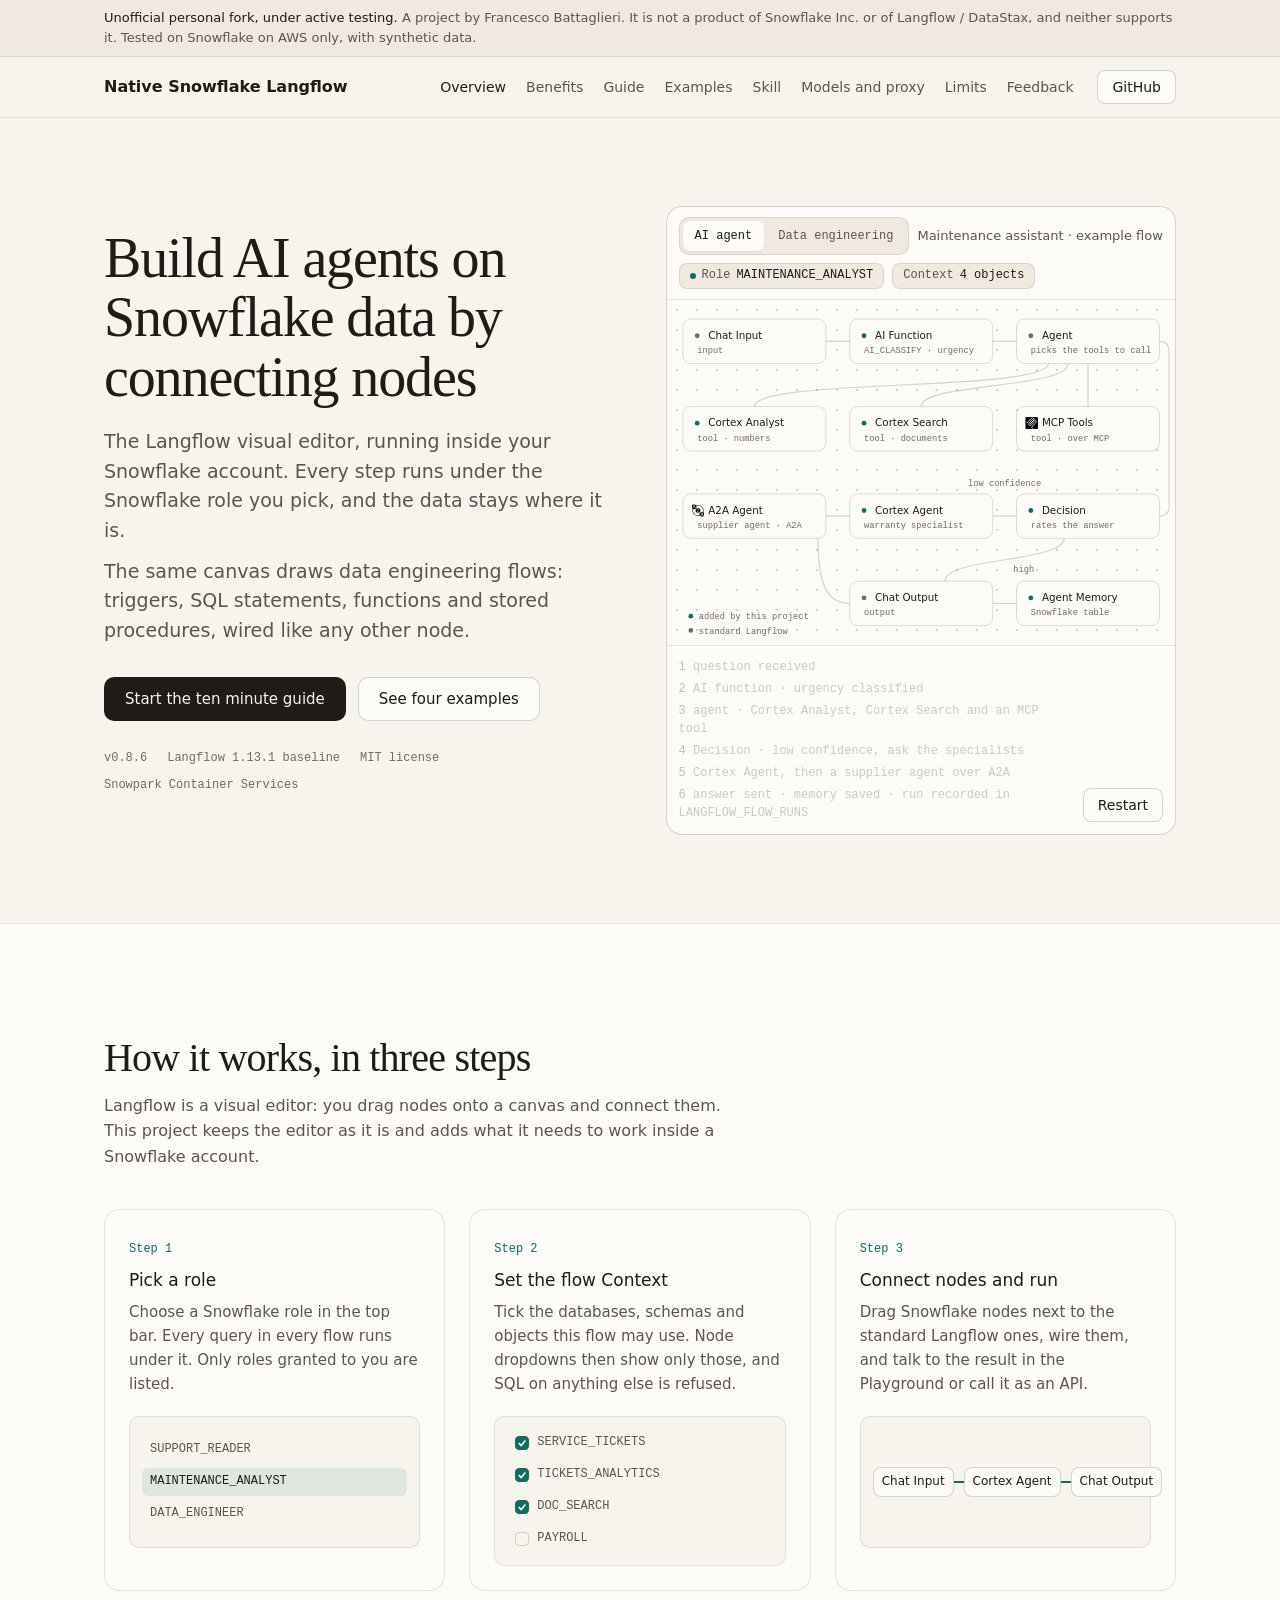
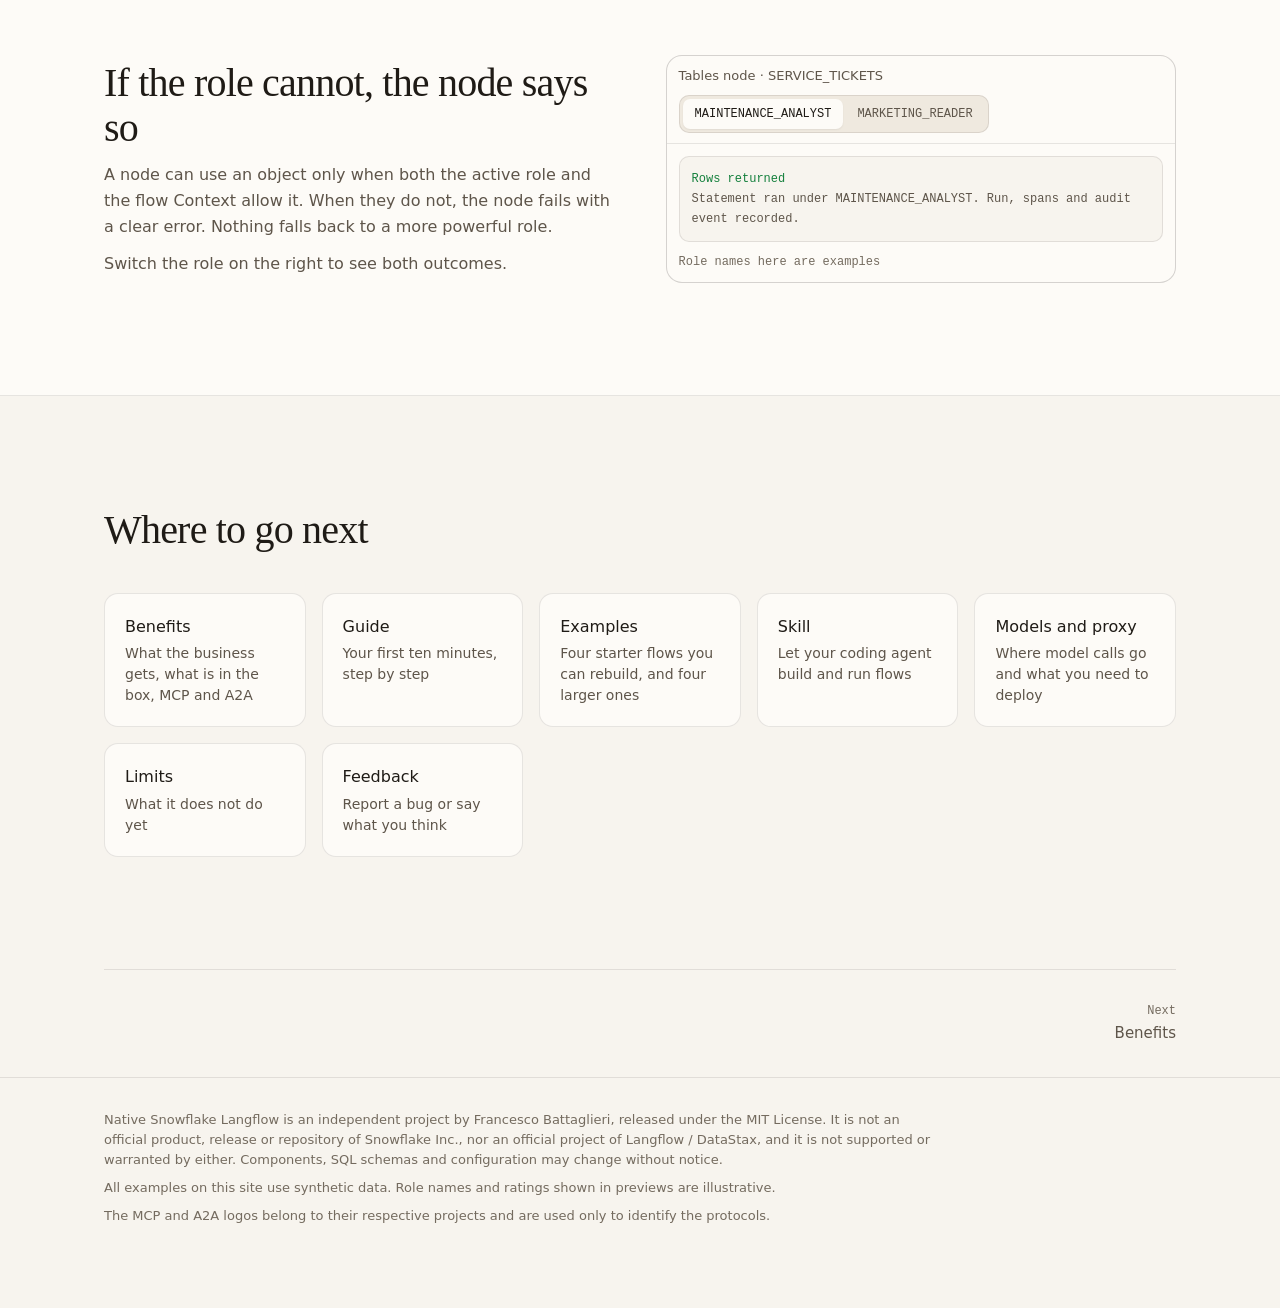
<file: docs/index.html>
<!DOCTYPE html>
<html lang="en">
<head>
<meta charset="utf-8">
<meta name="viewport" content="width=device-width, initial-scale=1">
<meta name="snowflake-source" content="cortex-agent-authored">
<meta name="description" content="Native Snowflake Langflow: an unofficial personal fork that runs the Langflow visual editor inside Snowflake, on Snowflake data, under Snowflake roles.">
<title>Native Snowflake Langflow: a plain guide</title>
<script type="application/json" id="snowflake-report-metadata">
{
  "generated": "2026-11-13",
  "intent": "Native Snowflake Langflow site: Native Snowflake Langflow: a plain guide",
  "dataSources": [
    {
      "type": "file",
      "path": "README.md"
    }
  ],
  "sections": [
    {
      "id": "how",
      "title": "how",
      "producerNotes": "Hero flow preview and three steps from README sections 1 and 3. Role names are illustrative."
    },
    {
      "id": "explore",
      "title": "explore",
      "producerNotes": "Hero flow preview and three steps from README sections 1 and 3. Role names are illustrative."
    }
  ]
}
</script>
<link rel="stylesheet" href="assets/site.css">
<script src="assets/site.js" defer></script>
</head>
<body>

<div class="notice"><div class="wrap"><strong>Unofficial personal fork, under active testing.</strong> A project by Francesco Battaglieri. It is not a product of Snowflake Inc. or of Langflow / DataStax, and neither supports it. Tested on Snowflake on AWS only, with synthetic data.</div></div>

<nav>
  <div class="wrap">
    <a class="brand" href="index.html">Native Snowflake Langflow</a>
    <div class="links"><a href="index.html" aria-current="page">Overview</a><a href="benefits.html">Benefits</a><a href="guide.html">Guide</a><a href="examples.html">Examples</a><a href="skill.html">Skill</a><a href="models.html">Models and proxy</a><a href="limits.html">Limits</a><a href="feedback.html">Feedback</a></div>
    <a class="btn ghost small" href="https://github.com/fbattaglieri-snowflake/Native-Snowflake-Langflow">GitHub</a>
  </div>
</nav>

<header class="hero" id="top">
  <div class="wrap hero-grid">
    <div>
      <h1>Build AI agents on Snowflake data by connecting nodes</h1>
      <p class="lead">The Langflow visual editor, running inside your Snowflake account. Every step runs under the Snowflake role you pick, and the data stays where it is.</p>
      <p class="lead" style="margin-top:12px">The same canvas draws data engineering flows: triggers, SQL statements, functions and stored procedures, wired like any other node.</p>
      <div class="actions">
        <a class="btn primary" href="guide.html">Start the ten minute guide</a>
        <a class="btn ghost" href="examples.html">See four examples</a>
      </div>
      <ul class="facts">
        <li>v0.8.6</li><li>Langflow 1.13.1 baseline</li><li>MIT license</li><li>Snowpark Container Services</li>
      </ul>
    </div>

    <figure class="window" id="heroWin" style="margin:0" aria-label="Animated preview of two example flows. AI agent: a question is classified, an agent calls Cortex Analyst, Cortex Search and an MCP tool, a Decision node rates the answer and specialists are asked over A2A. Data engineering: a file lands on a stage, fields are extracted, a function normalizes them, a Decision node validates the record and a stored procedure loads it">
      <div class="bar">
        <div class="seg" role="group" aria-label="Example flow">
          <button type="button" data-scene="agent" aria-pressed="true">AI agent</button>
          <button type="button" data-scene="data" aria-pressed="false">Data engineering</button>
        </div>
        <span class="title" id="heroTitle">Maintenance assistant · example flow</span>
        <span class="chip role">Role <b id="heroRole">MAINTENANCE_ANALYST</b></span>
        <span class="chip">Context <b id="heroCtx">4 objects</b></span>
      </div>
      <div class="scroll">
      <svg class="canvas scene on" data-scene="agent" viewBox="0 0 640 434" role="img" aria-hidden="true">
        <path class="wire" id="w1" pathLength="1" d="M200 52 L230 52"/>
        <path class="wire" id="w2" pathLength="1" d="M410 52 L440 52"/>
        <path class="wire" id="t1" pathLength="1" d="M110 134 C110 98 480 116 480 80"/>
        <path class="wire" id="t2" pathLength="1" d="M320 134 C320 104 505 112 505 80"/>
        <path class="wire" id="t3" pathLength="1" d="M530 134 L530 80"/>
        <path class="wire" id="w3" pathLength="1" d="M620 52 Q632 52 632 64 L632 260 Q632 272 620 272"/>
        <path class="wire alt" id="wHigh" pathLength="1" d="M500 300 C500 330 350 324 350 354"/>
        <path class="wire" id="wLow" pathLength="1" d="M440 272 L410 272"/>
        <path class="wire" id="w5" pathLength="1" d="M230 272 L200 272"/>
        <path class="wire" id="w6" pathLength="1" d="M190 300 C190 356 200 382 230 382"/>
        <path class="wire" id="w7" pathLength="1" d="M410 382 L440 382"/>
        <text class="wlabel" x="425" y="234" text-anchor="middle">low confidence</text>
        <text class="wlabel" x="436" y="342">high</text>
        <circle class="pip key-sf" cx="30" cy="398" r="3"/><text class="wlabel" x="40" y="402">added by this project</text>
        <circle class="pip" cx="30" cy="416" r="3"/><text class="wlabel" x="40" y="420">standard Langflow</text>
        <g class="node" id="nIn" style="transition-delay:0ms"><rect x="20" y="24" width="180" height="56" rx="10"/><circle class="pip" cx="38" cy="45" r="3"/><text x="52" y="49">Chat Input</text><text class="kind" x="38" y="67">input</text></g>
        <g class="node sf" id="nAif" style="transition-delay:50ms"><rect x="230" y="24" width="180" height="56" rx="10"/><circle class="pip" cx="248" cy="45" r="3"/><text x="262" y="49">AI Function</text><text class="kind" x="248" y="67">AI_CLASSIFY · urgency</text></g>
        <g class="node" id="nAg" style="transition-delay:100ms"><rect x="440" y="24" width="180" height="56" rx="10"/><circle class="pip" cx="458" cy="45" r="3"/><text x="472" y="49">Agent</text><text class="kind" x="458" y="67">picks the tools to call</text></g>
        <g class="node sf" id="nAn" style="transition-delay:150ms"><rect x="20" y="134" width="180" height="56" rx="10"/><circle class="pip" cx="38" cy="155" r="3"/><text x="52" y="159">Cortex Analyst</text><text class="kind" x="38" y="177">tool · numbers</text></g>
        <g class="node sf" id="nSe" style="transition-delay:200ms"><rect x="230" y="134" width="180" height="56" rx="10"/><circle class="pip" cx="248" cy="155" r="3"/><text x="262" y="159">Cortex Search</text><text class="kind" x="248" y="177">tool · documents</text></g>
        <g class="node" id="nMcp" style="transition-delay:250ms"><rect x="440" y="134" width="180" height="56" rx="10"/><image href="assets/logos/mcp.svg" x="451" y="147" width="16" height="16"/><text x="472" y="159">MCP Tools</text><text class="kind" x="458" y="177">tool · over MCP</text></g>
        <g class="node" id="nA2a" style="transition-delay:300ms"><rect x="20" y="244" width="180" height="56" rx="10"/><image class="lg-light" href="assets/logos/a2a-black.svg" x="31" y="257" width="16" height="16"/><image class="lg-dark" href="assets/logos/a2a-white.svg" x="31" y="257" width="16" height="16"/><text x="52" y="269">A2A Agent</text><text class="kind" x="38" y="287">supplier agent · A2A</text></g>
        <g class="node sf" id="nCa" style="transition-delay:350ms"><rect x="230" y="244" width="180" height="56" rx="10"/><circle class="pip" cx="248" cy="265" r="3"/><text x="262" y="269">Cortex Agent</text><text class="kind" x="248" y="287">warranty specialist</text></g>
        <g class="node sf" id="nDec" style="transition-delay:400ms"><rect x="440" y="244" width="180" height="56" rx="10"/><circle class="pip" cx="458" cy="265" r="3"/><text x="472" y="269">Decision</text><text class="kind" x="458" y="287">rates the answer</text></g>
        <g class="node" id="nOut" style="transition-delay:450ms"><rect x="230" y="354" width="180" height="56" rx="10"/><circle class="pip" cx="248" cy="375" r="3"/><text x="262" y="379">Chat Output</text><text class="kind" x="248" y="397">output</text></g>
        <g class="node sf" id="nMem" style="transition-delay:500ms"><rect x="440" y="354" width="180" height="56" rx="10"/><circle class="pip" cx="458" cy="375" r="3"/><text x="472" y="379">Agent Memory</text><text class="kind" x="458" y="397">Snowflake table</text></g>
        <circle class="dot" r="5"/>
      </svg>
      <svg class="canvas scene" data-scene="data" viewBox="0 0 640 434" role="img" aria-hidden="true">
        <path class="wire" id="d1" pathLength="1" d="M200 52 L230 52"/>
        <path class="wire" id="d2" pathLength="1" d="M410 52 L440 52"/>
        <path class="wire" id="dr" pathLength="1" d="M530 134 L530 80"/>
        <path class="wire" id="d3" pathLength="1" d="M620 52 Q632 52 632 64 L632 260 Q632 272 620 272"/>
        <path class="wire alt" id="dFail" pathLength="1" d="M500 244 C500 214 320 220 320 190"/>
        <path class="wire" id="dPass" pathLength="1" d="M440 272 L410 272"/>
        <path class="wire" id="d5" pathLength="1" d="M230 272 L200 272"/>
        <path class="wire" id="d6" pathLength="1" d="M190 300 C190 356 200 382 230 382"/>
        <path class="wire" id="d7" pathLength="1" d="M410 382 L440 382"/>
        <text class="wlabel" x="425" y="318" text-anchor="middle">valid</text>
        <text class="wlabel" x="404" y="230" text-anchor="end">not valid</text>
        <circle class="pip key-sf" cx="30" cy="398" r="3"/><text class="wlabel" x="40" y="402">added by this project</text>
        <circle class="pip" cx="30" cy="416" r="3"/><text class="wlabel" x="40" y="420">standard Langflow</text>
        <g class="node sf" id="dTrig" style="transition-delay:0ms"><rect x="20" y="24" width="180" height="56" rx="10"/><circle class="pip" cx="38" cy="45" r="3"/><text x="52" y="49">Stage File Trigger</text><text class="kind" x="38" y="67">new file on a stage</text></g>
        <g class="node sf" id="dAif" style="transition-delay:50ms"><rect x="230" y="24" width="180" height="56" rx="10"/><circle class="pip" cx="248" cy="45" r="3"/><text x="262" y="49">AI Function</text><text class="kind" x="248" y="67">AI_EXTRACT · fields</text></g>
        <g class="node sf" id="dUdf" style="transition-delay:100ms"><rect x="440" y="24" width="180" height="56" rx="10"/><circle class="pip" cx="458" cy="45" r="3"/><text x="472" y="49">Custom Tool</text><text class="kind" x="458" y="67">UDF · normalize units</text></g>
        <g class="node sf alt" id="dQuar" style="transition-delay:150ms"><rect x="230" y="134" width="180" height="56" rx="10"/><circle class="pip" cx="248" cy="155" r="3"/><text x="262" y="159">Custom Tool</text><text class="kind" x="248" y="177">procedure · quarantine</text></g>
        <g class="node sf" id="dRef" style="transition-delay:200ms"><rect x="440" y="134" width="180" height="56" rx="10"/><circle class="pip" cx="458" cy="155" r="3"/><text x="472" y="159">Tables</text><text class="kind" x="458" y="177">reference data</text></g>
        <g class="node sf" id="dLoad" style="transition-delay:250ms"><rect x="20" y="244" width="180" height="56" rx="10"/><circle class="pip" cx="38" cy="265" r="3"/><text x="52" y="269">Custom Tool</text><text class="kind" x="38" y="287">procedure · load row</text></g>
        <g class="node sf" id="dSql" style="transition-delay:300ms"><rect x="230" y="244" width="180" height="56" rx="10"/><circle class="pip" cx="248" cy="265" r="3"/><text x="262" y="269">SQL Statement</text><text class="kind" x="248" y="287">SELECT · duplicate?</text></g>
        <g class="node sf" id="dDec" style="transition-delay:350ms"><rect x="440" y="244" width="180" height="56" rx="10"/><circle class="pip" cx="458" cy="265" r="3"/><text x="472" y="269">Decision</text><text class="kind" x="458" y="287">is the record valid?</text></g>
        <g class="node sf" id="dSum" style="transition-delay:400ms"><rect x="230" y="354" width="180" height="56" rx="10"/><circle class="pip" cx="248" cy="375" r="3"/><text x="262" y="379">SQL Statement</text><text class="kind" x="248" y="397">CALL · refresh summary</text></g>
        <g class="node" id="dOut" style="transition-delay:450ms"><rect x="440" y="354" width="180" height="56" rx="10"/><circle class="pip" cx="458" cy="375" r="3"/><text x="472" y="379">Text Output</text><text class="kind" x="458" y="397">run summary</text></g>
        <circle class="dot" r="5"/>
      </svg>
      </div>
      <div class="trace">
        <ol class="log on" data-scene="agent">
          <li><span>1</span> question received</li>
          <li><span>2</span> AI function · urgency classified</li>
          <li><span>3</span> agent · Cortex Analyst, Cortex Search and an MCP tool</li>
          <li><span>4</span> Decision · low confidence, ask the specialists</li>
          <li><span>5</span> Cortex Agent, then a supplier agent over A2A</li>
          <li><span>6</span> answer sent · memory saved · run recorded in LANGFLOW_FLOW_RUNS</li>
        </ol>
        <ol class="log" data-scene="data">
          <li><span>1</span> file landed on the stage · trigger fired</li>
          <li><span>2</span> AI function · invoice fields extracted</li>
          <li><span>3</span> function · units normalized with reference data</li>
          <li><span>4</span> Decision · the record is valid</li>
          <li><span>5</span> SQL statement · not a duplicate</li>
          <li><span>6</span> procedure loaded the row · summary refreshed · run recorded</li>
        </ol>
        <button class="btn ghost small" id="rerun" type="button">Restart</button>
      </div>
    </figure>
  </div>
</header>

<section id="how" class="band">
  <div class="wrap">
    <div class="head reveal">
      <h2>How it works, in three steps</h2>
      <p class="sub">Langflow is a visual editor: you drag nodes onto a canvas and connect them. This project keeps the editor as it is and adds what it needs to work inside a Snowflake account.</p>
    </div>
    <div class="steps">
      <article class="step reveal" style="--i:0">
        <span class="n">Step 1</span>
        <h3>Pick a role</h3>
        <p>Choose a Snowflake role in the top bar. Every query in every flow runs under it. Only roles granted to you are listed.</p>
        <div class="mini" aria-hidden="true">
          <div class="row">SUPPORT_READER</div>
          <div class="row sel">MAINTENANCE_ANALYST</div>
          <div class="row">DATA_ENGINEER</div>
        </div>
      </article>
      <article class="step reveal" style="--i:1">
        <span class="n">Step 2</span>
        <h3>Set the flow Context</h3>
        <p>Tick the databases, schemas and objects this flow may use. Node dropdowns then show only those, and SQL on anything else is refused.</p>
        <div class="mini" aria-hidden="true">
          <div class="row"><span class="tick yes" style="--j:0"><svg viewBox="0 0 12 12" fill="none" stroke-width="2"><path d="M2 6l3 3 5-6"/></svg></span>SERVICE_TICKETS</div>
          <div class="row"><span class="tick yes" style="--j:1"><svg viewBox="0 0 12 12" fill="none" stroke-width="2"><path d="M2 6l3 3 5-6"/></svg></span>TICKETS_ANALYTICS</div>
          <div class="row"><span class="tick yes" style="--j:2"><svg viewBox="0 0 12 12" fill="none" stroke-width="2"><path d="M2 6l3 3 5-6"/></svg></span>DOC_SEARCH</div>
          <div class="row"><span class="tick"></span>PAYROLL</div>
        </div>
      </article>
      <article class="step reveal" style="--i:2">
        <span class="n">Step 3</span>
        <h3>Connect nodes and run</h3>
        <p>Drag Snowflake nodes next to the standard Langflow ones, wire them, and talk to the result in the Playground or call it as an API.</p>
        <div class="mini" aria-hidden="true">
          <div class="join"><span class="pill">Chat Input</span><i></i><span class="pill">Cortex Agent</span><i></i><span class="pill">Chat Output</span></div>
        </div>
      </article>
    </div>

    <div class="gov">
      <div class="reveal">
        <h2>If the role cannot, the node says so</h2>
        <p class="sub">A node can use an object only when both the active role and the flow Context allow it. When they do not, the node fails with a clear error. Nothing falls back to a more powerful role.</p>
        <p class="sub">Switch the role on the right to see both outcomes.</p>
      </div>
      <div class="window reveal" style="--i:1">
        <div class="bar">
          <span class="title">Tables node · SERVICE_TICKETS</span>
          <div class="seg" role="group" aria-label="Active role">
            <button type="button" data-role="ok" aria-pressed="true">MAINTENANCE_ANALYST</button>
            <button type="button" data-role="deny" aria-pressed="false">MARKETING_READER</button>
          </div>
        </div>
        <div class="result" id="govResult" role="status" aria-live="polite"><b>Rows returned</b>Statement ran under MAINTENANCE_ANALYST. Run, spans and audit event recorded.</div>
        <p class="mono" style="padding:0 12px 12px">Role names here are examples</p>
      </div>
    </div>
  </div>
</section>

<section id="explore">
  <div class="wrap">
    <div class="head reveal">
      <h2>Where to go next</h2>
    </div>
    <div class="cards">
      <a class="card reveal" style="--i:0" href="benefits.html"><b>Benefits</b><span>What the business gets, what is in the box, MCP and A2A</span></a>
      <a class="card reveal" style="--i:1" href="guide.html"><b>Guide</b><span>Your first ten minutes, step by step</span></a>
      <a class="card reveal" style="--i:2" href="examples.html"><b>Examples</b><span>Four starter flows you can rebuild, and four larger ones</span></a>
      <a class="card reveal" style="--i:3" href="skill.html"><b>Skill</b><span>Let your coding agent build and run flows</span></a>
      <a class="card reveal" style="--i:3" href="models.html"><b>Models and proxy</b><span>Where model calls go and what you need to deploy</span></a>
      <a class="card reveal" style="--i:4" href="limits.html"><b>Limits</b><span>What it does not do yet</span></a>
      <a class="card reveal" style="--i:5" href="feedback.html"><b>Feedback</b><span>Report a bug or say what you think</span></a>
    </div>
  </div>
</section>

<div class="wrap"><div class="pager"><span></span><a href="benefits.html" style="text-align:right"><small>Next</small>Benefits</a></div></div>

<footer>
  <div class="wrap">
    <p>Native Snowflake Langflow is an independent project by Francesco Battaglieri, released under the MIT License. It is not an official product, release or repository of Snowflake Inc., nor an official project of Langflow / DataStax, and it is not supported or warranted by either. Components, SQL schemas and configuration may change without notice.</p>
    <p>All examples on this site use synthetic data. Role names and ratings shown in previews are illustrative.</p>
    <p>The MCP and A2A logos belong to their respective projects and are used only to identify the protocols.</p>
  </div>
</footer>
</body>
</html>
</file>
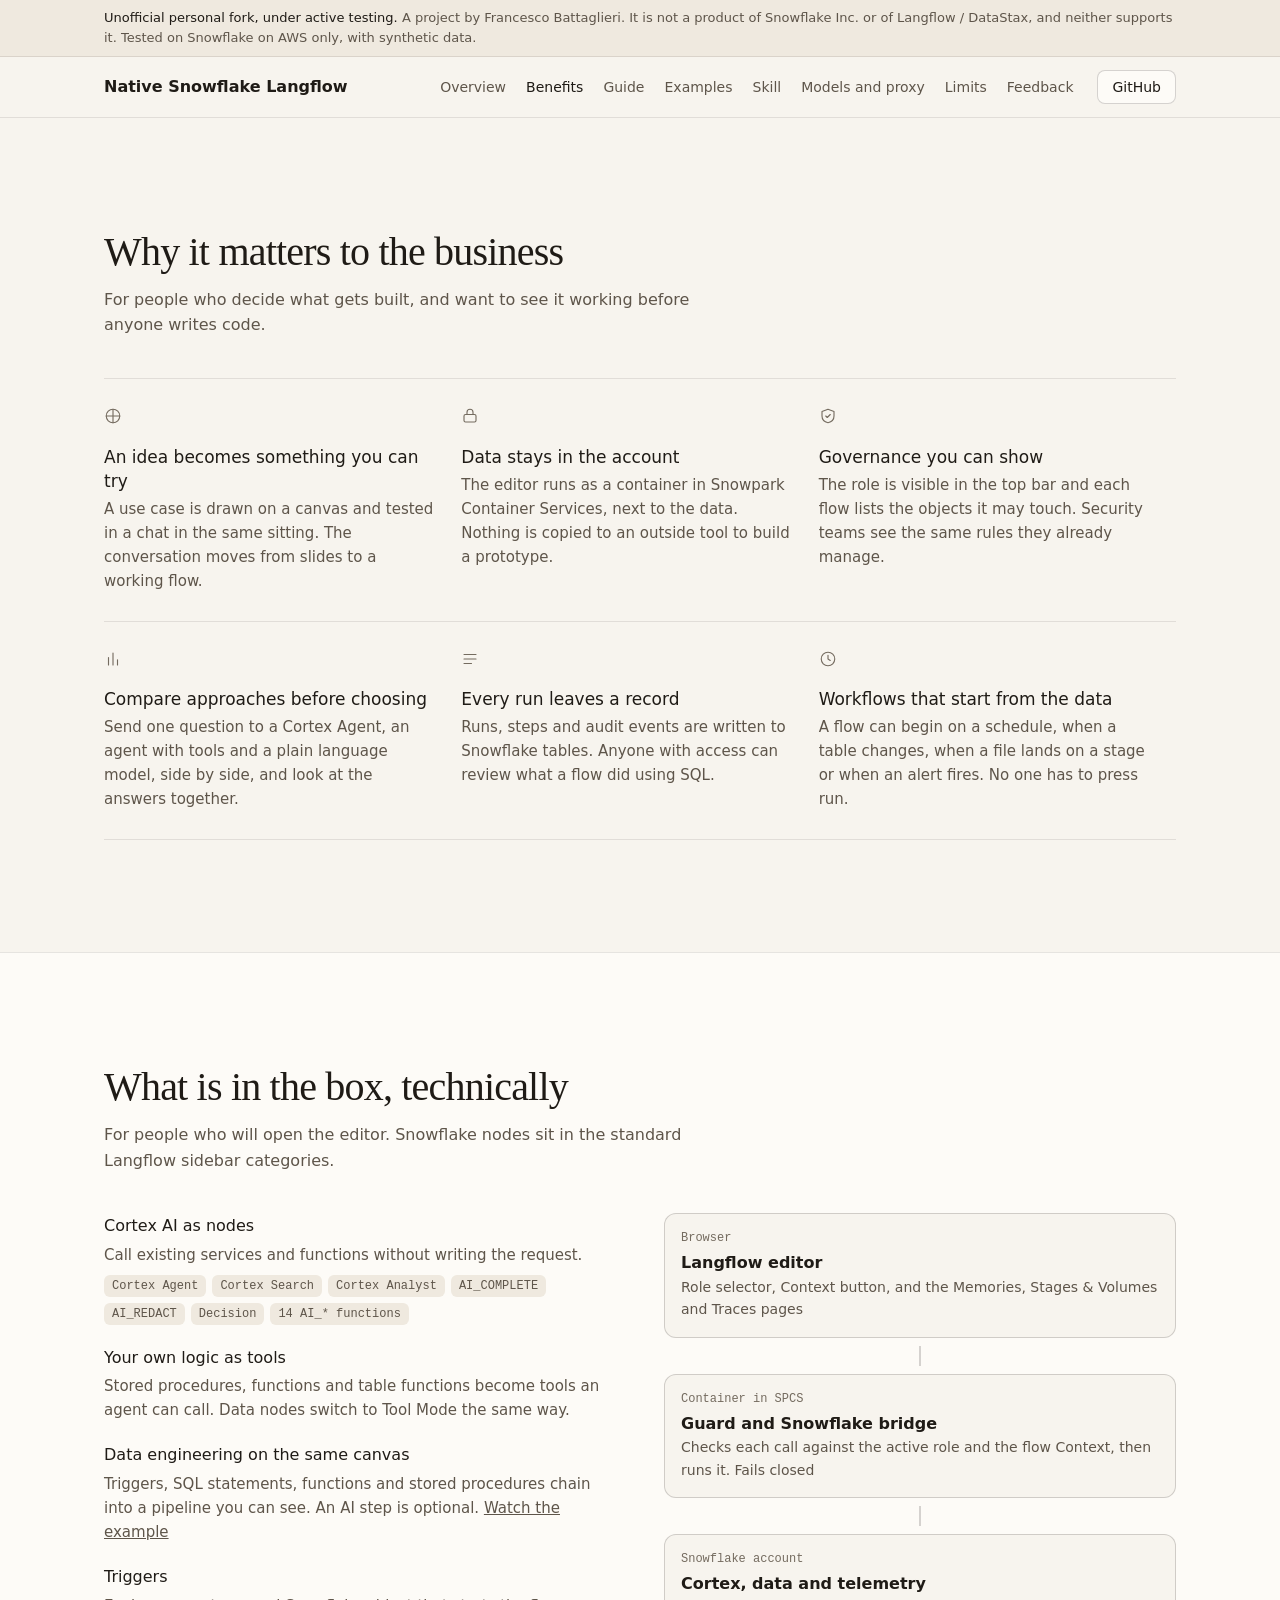
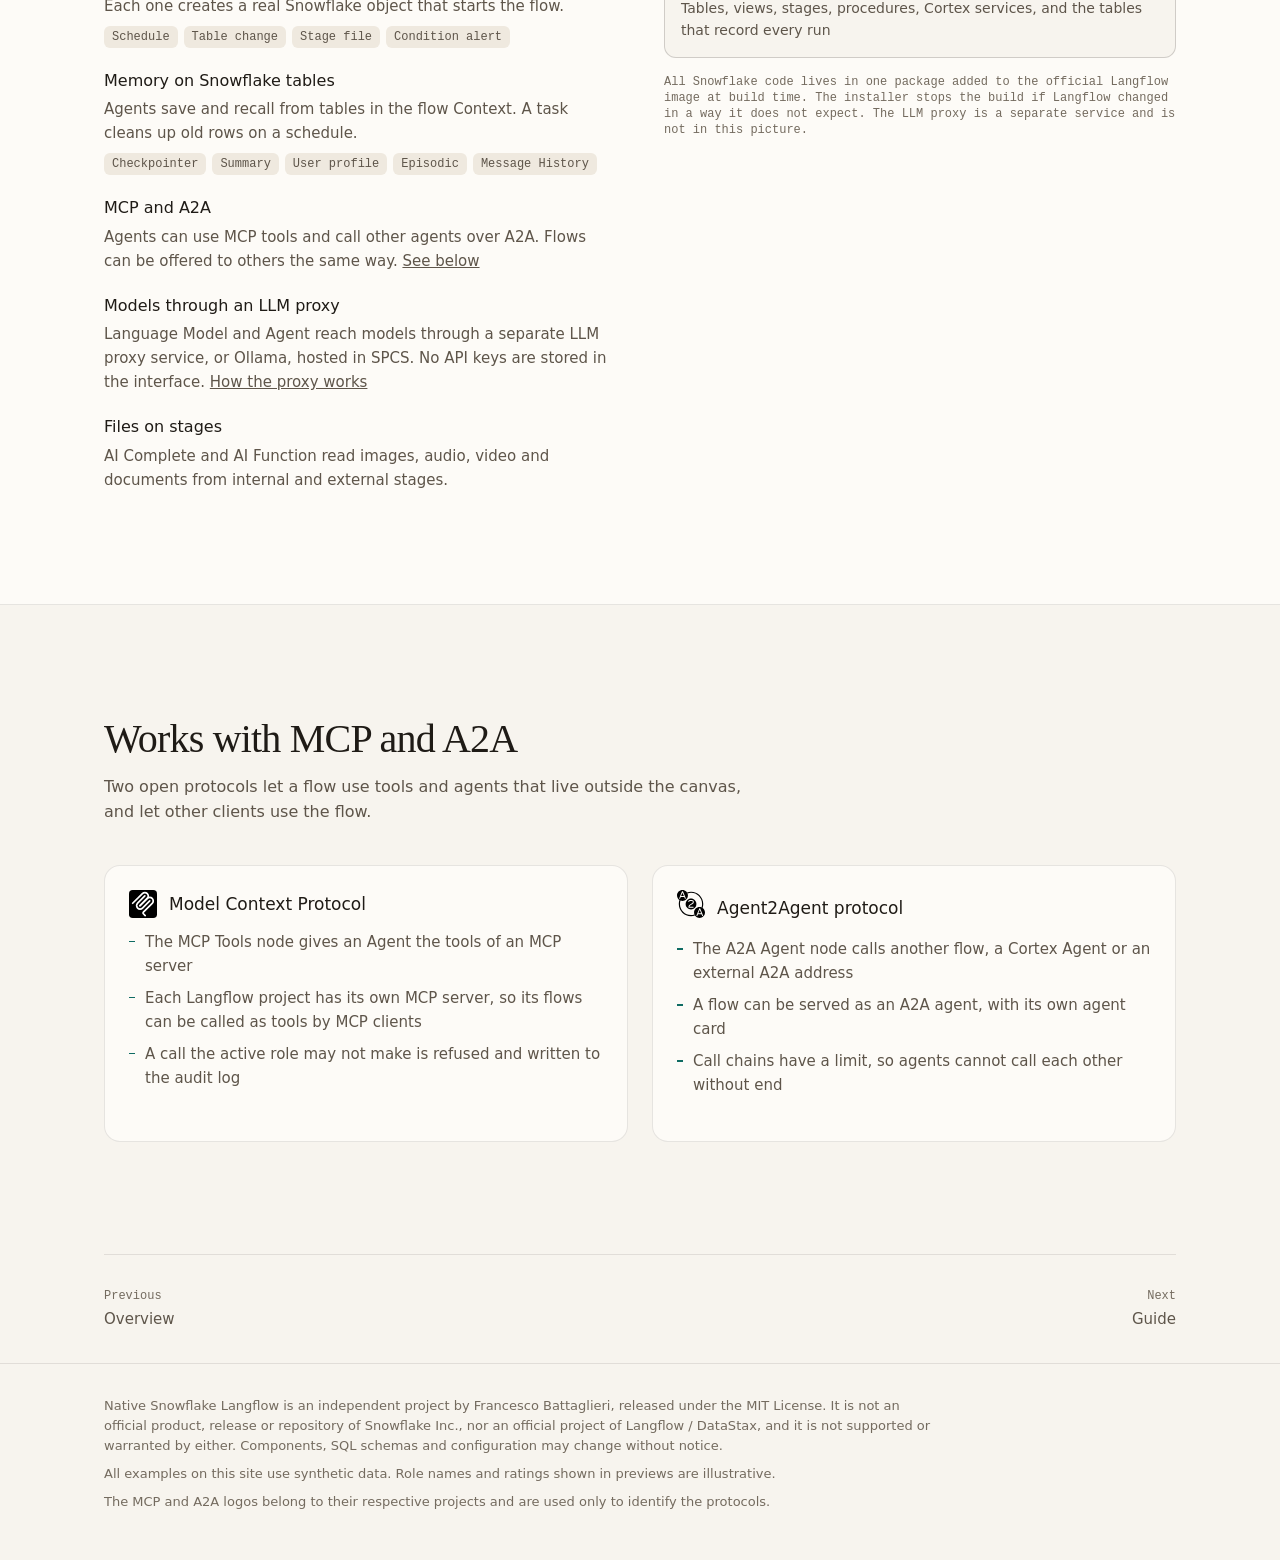
<file: docs/benefits.html>
<!DOCTYPE html>
<html lang="en">
<head>
<meta charset="utf-8">
<meta name="viewport" content="width=device-width, initial-scale=1">
<meta name="snowflake-source" content="cortex-agent-authored">
<meta name="description" content="Native Snowflake Langflow: an unofficial personal fork that runs the Langflow visual editor inside Snowflake, on Snowflake data, under Snowflake roles.">
<title>Benefits · Native Snowflake Langflow</title>
<script type="application/json" id="snowflake-report-metadata">
{
  "generated": "2026-11-13",
  "intent": "Native Snowflake Langflow site: Benefits",
  "dataSources": [
    {
      "type": "file",
      "path": "README.md"
    }
  ],
  "sections": [
    {
      "id": "business",
      "title": "business",
      "producerNotes": "From README sections 1, 2, 4 and 5. No performance or adoption claims."
    },
    {
      "id": "technical",
      "title": "technical",
      "producerNotes": "From README sections 1, 2, 4 and 5. No performance or adoption claims."
    }
  ]
}
</script>
<link rel="stylesheet" href="assets/site.css">
<script src="assets/site.js" defer></script>
</head>
<body>

<div class="notice"><div class="wrap"><strong>Unofficial personal fork, under active testing.</strong> A project by Francesco Battaglieri. It is not a product of Snowflake Inc. or of Langflow / DataStax, and neither supports it. Tested on Snowflake on AWS only, with synthetic data.</div></div>

<nav>
  <div class="wrap">
    <a class="brand" href="index.html">Native Snowflake Langflow</a>
    <div class="links"><a href="index.html">Overview</a><a href="benefits.html" aria-current="page">Benefits</a><a href="guide.html">Guide</a><a href="examples.html">Examples</a><a href="skill.html">Skill</a><a href="models.html">Models and proxy</a><a href="limits.html">Limits</a><a href="feedback.html">Feedback</a></div>
    <a class="btn ghost small" href="https://github.com/fbattaglieri-snowflake/Native-Snowflake-Langflow">GitHub</a>
  </div>
</nav>

<section id="business">
  <div class="wrap">
    <div class="head reveal">
      <h2>Why it matters to the business</h2>
      <p class="sub">For people who decide what gets built, and want to see it working before anyone writes code.</p>
    </div>
    <div class="grid3">
      <div class="benefit reveal" style="--i:0"><svg viewBox="0 0 24 24"><path d="M12 3v18M3 12h18"/><circle cx="12" cy="12" r="9"/></svg><h3>An idea becomes something you can try</h3><p>A use case is drawn on a canvas and tested in a chat in the same sitting. The conversation moves from slides to a working flow.</p></div>
      <div class="benefit reveal" style="--i:1"><svg viewBox="0 0 24 24"><rect x="4" y="10" width="16" height="10" rx="2"/><path d="M8 10V7a4 4 0 0 1 8 0v3"/></svg><h3>Data stays in the account</h3><p>The editor runs as a container in Snowpark Container Services, next to the data. Nothing is copied to an outside tool to build a prototype.</p></div>
      <div class="benefit reveal" style="--i:2"><svg viewBox="0 0 24 24"><path d="M12 3l8 3v6c0 5-3.5 8-8 9-4.5-1-8-4-8-9V6z"/><path d="M9 12l2 2 4-4"/></svg><h3>Governance you can show</h3><p>The role is visible in the top bar and each flow lists the objects it may touch. Security teams see the same rules they already manage.</p></div>
      <div class="benefit reveal" style="--i:0"><svg viewBox="0 0 24 24"><path d="M6 20V10M12 20V4M18 20v-7"/></svg><h3>Compare approaches before choosing</h3><p>Send one question to a Cortex Agent, an agent with tools and a plain language model, side by side, and look at the answers together.</p></div>
      <div class="benefit reveal" style="--i:1"><svg viewBox="0 0 24 24"><path d="M4 6h16M4 12h16M4 18h10"/></svg><h3>Every run leaves a record</h3><p>Runs, steps and audit events are written to Snowflake tables. Anyone with access can review what a flow did using SQL.</p></div>
      <div class="benefit reveal" style="--i:2"><svg viewBox="0 0 24 24"><circle cx="12" cy="12" r="9"/><path d="M12 7v5l3 2"/></svg><h3>Workflows that start from the data</h3><p>A flow can begin on a schedule, when a table changes, when a file lands on a stage or when an alert fires. No one has to press run.</p></div>
    </div>
  </div>
</section>

<section id="technical" class="band">
  <div class="wrap">
    <div class="head reveal">
      <h2>What is in the box, technically</h2>
      <p class="sub">For people who will open the editor. Snowflake nodes sit in the standard Langflow sidebar categories.</p>
    </div>
    <div class="tech">
      <dl class="reveal">
        <div><dt>Cortex AI as nodes</dt><dd>Call existing services and functions without writing the request.</dd>
          <div class="tags"><span class="tag">Cortex Agent</span><span class="tag">Cortex Search</span><span class="tag">Cortex Analyst</span><span class="tag">AI_COMPLETE</span><span class="tag">AI_REDACT</span><span class="tag">Decision</span><span class="tag">14 AI_* functions</span></div></div>
        <div><dt>Your own logic as tools</dt><dd>Stored procedures, functions and table functions become tools an agent can call. Data nodes switch to Tool Mode the same way.</dd></div>
        <div><dt>Data engineering on the same canvas</dt><dd>Triggers, SQL statements, functions and stored procedures chain into a pipeline you can see. An AI step is optional. <a href="index.html#data-engineering">Watch the example</a></dd></div>
        <div><dt>Triggers</dt><dd>Each one creates a real Snowflake object that starts the flow.</dd>
          <div class="tags"><span class="tag">Schedule</span><span class="tag">Table change</span><span class="tag">Stage file</span><span class="tag">Condition alert</span></div></div>
        <div><dt>Memory on Snowflake tables</dt><dd>Agents save and recall from tables in the flow Context. A task cleans up old rows on a schedule.</dd>
          <div class="tags"><span class="tag">Checkpointer</span><span class="tag">Summary</span><span class="tag">User profile</span><span class="tag">Episodic</span><span class="tag">Message History</span></div></div>
        <div><dt>MCP and A2A</dt><dd>Agents can use MCP tools and call other agents over A2A. Flows can be offered to others the same way. <a href="#protocols">See below</a></dd></div>
        <div><dt>Models through an LLM proxy</dt><dd>Language Model and Agent reach models through a separate LLM proxy service, or Ollama, hosted in SPCS. No API keys are stored in the interface. <a href="models.html">How the proxy works</a></dd></div>
        <div><dt>Files on stages</dt><dd>AI Complete and AI Function read images, audio, video and documents from internal and external stages.</dd></div>
      </dl>
      <div class="reveal" style="--i:1">
        <div class="layers" aria-label="Architecture in three layers">
          <div class="layer"><span class="mono">Browser</span><b>Langflow editor</b><p>Role selector, Context button, and the Memories, Stages &amp; Volumes and Traces pages</p></div>
          <span class="down"></span>
          <div class="layer"><span class="mono">Container in SPCS</span><b>Guard and Snowflake bridge</b><p>Checks each call against the active role and the flow Context, then runs it. Fails closed</p></div>
          <span class="down"></span>
          <div class="layer"><span class="mono">Snowflake account</span><b>Cortex, data and telemetry</b><p>Tables, views, stages, procedures, Cortex services, and the tables that record every run</p></div>
        </div>
        <p class="mono" style="margin-top:16px">All Snowflake code lives in one package added to the official Langflow image at build time. The installer stops the build if Langflow changed in a way it does not expect. The LLM proxy is a separate service and is not in this picture.</p>
      </div>
    </div>
  </div>
</section>

<section id="protocols">
  <div class="wrap">
    <div class="head reveal">
      <h2>Works with MCP and A2A</h2>
      <p class="sub">Two open protocols let a flow use tools and agents that live outside the canvas, and let other clients use the flow.</p>
    </div>
    <div class="two">
      <article class="ed reveal" style="--i:0">
        <div class="proto"><img src="assets/logos/mcp.svg" alt="Model Context Protocol logo" width="28" height="28"><h3>Model Context Protocol</h3></div>
        <ul>
          <li>The MCP Tools node gives an Agent the tools of an MCP server</li>
          <li>Each Langflow project has its own MCP server, so its flows can be called as tools by MCP clients</li>
          <li>A call the active role may not make is refused and written to the audit log</li>
        </ul>
      </article>
      <article class="ed reveal" style="--i:1">
        <div class="proto"><picture><source srcset="assets/logos/a2a-white.svg" media="(prefers-color-scheme: dark)"><img src="assets/logos/a2a-black.svg" alt="Agent2Agent protocol logo" width="28" height="28"></picture><h3>Agent2Agent protocol</h3></div>
        <ul>
          <li>The A2A Agent node calls another flow, a Cortex Agent or an external A2A address</li>
          <li>A flow can be served as an A2A agent, with its own agent card</li>
          <li>Call chains have a limit, so agents cannot call each other without end</li>
        </ul>
      </article>
    </div>
  </div>
</section>

<div class="wrap"><div class="pager"><a href="index.html"><small>Previous</small>Overview</a><a href="guide.html" style="text-align:right"><small>Next</small>Guide</a></div></div>

<footer>
  <div class="wrap">
    <p>Native Snowflake Langflow is an independent project by Francesco Battaglieri, released under the MIT License. It is not an official product, release or repository of Snowflake Inc., nor an official project of Langflow / DataStax, and it is not supported or warranted by either. Components, SQL schemas and configuration may change without notice.</p>
    <p>All examples on this site use synthetic data. Role names and ratings shown in previews are illustrative.</p>
    <p>The MCP and A2A logos belong to their respective projects and are used only to identify the protocols.</p>
  </div>
</footer>
</body>
</html>
</file>
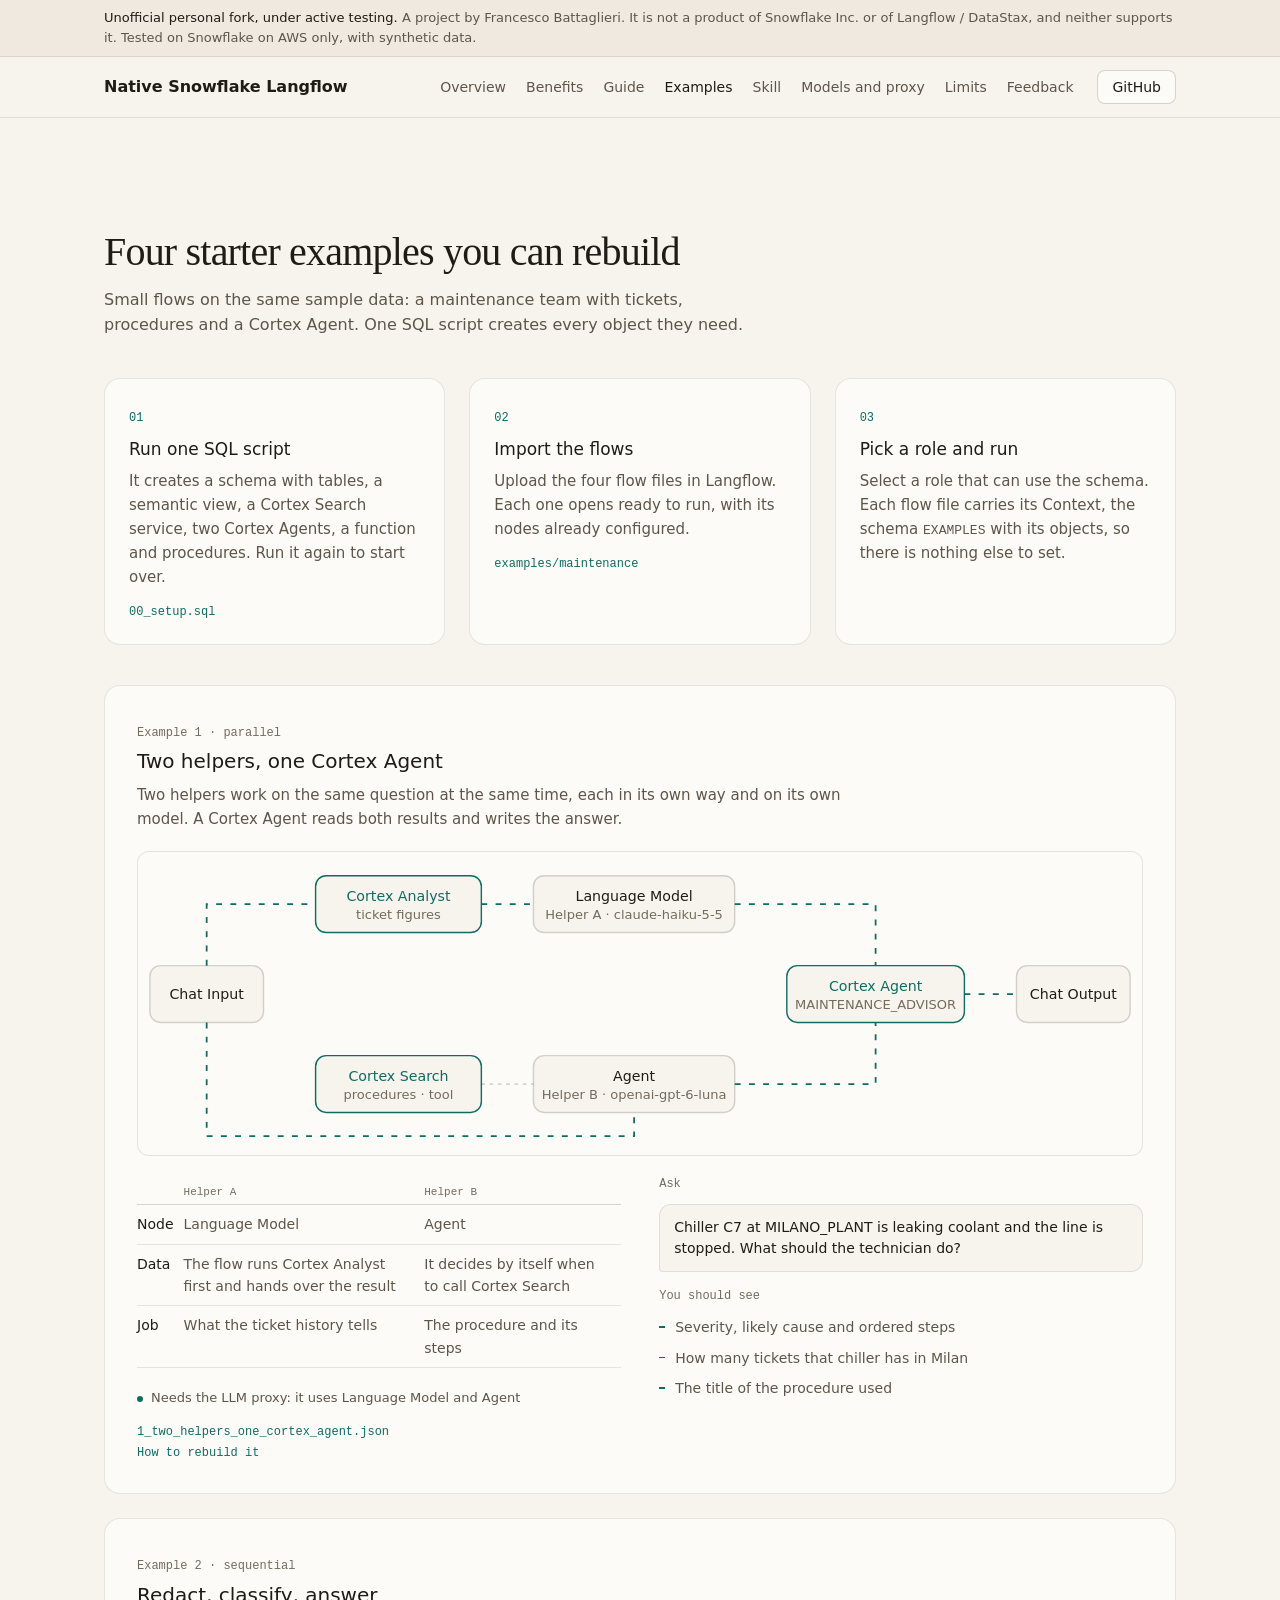
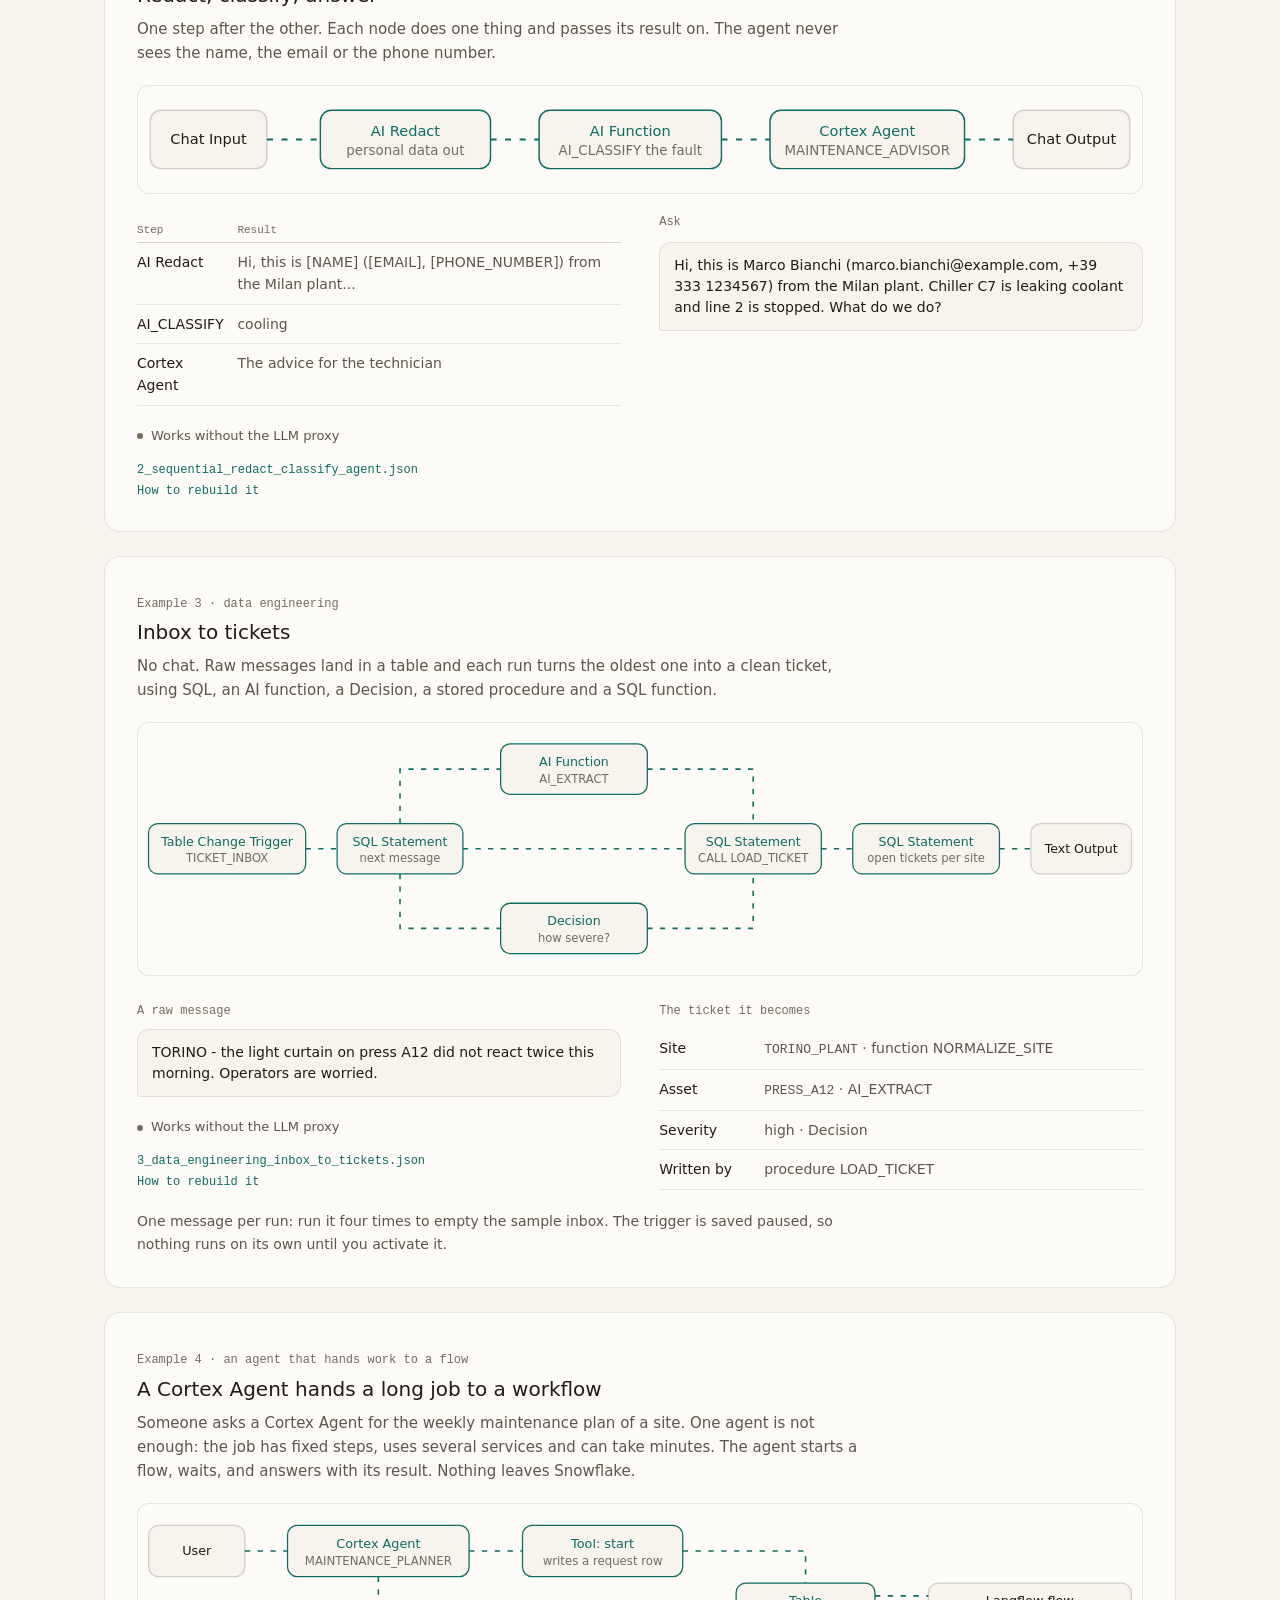
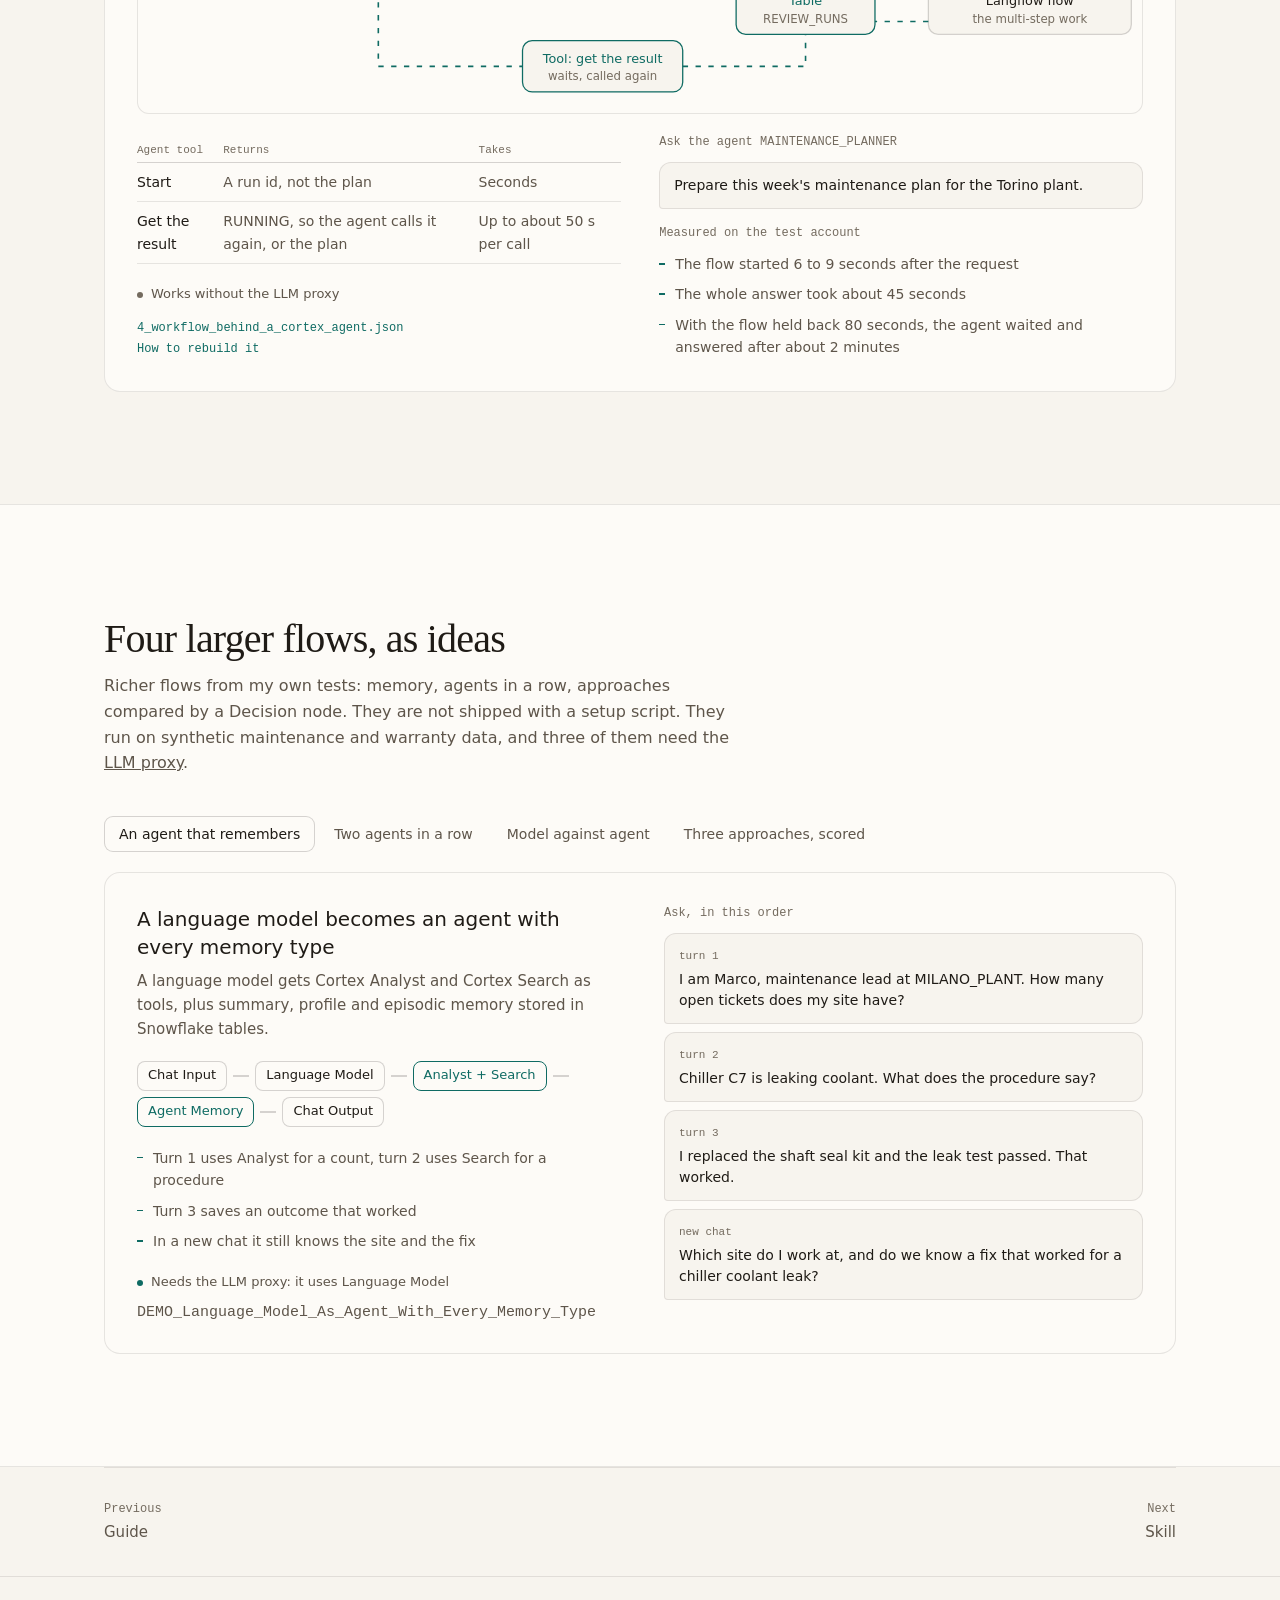
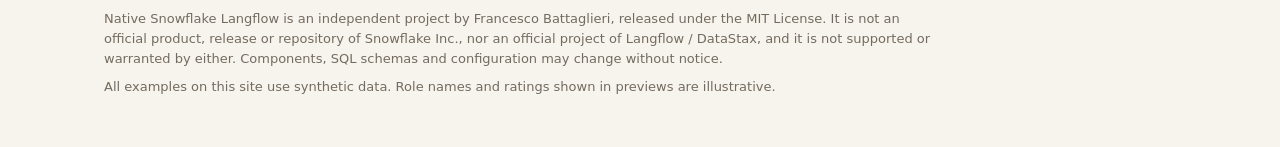
<file: docs/examples.html>
<!DOCTYPE html>
<html lang="en">
<head>
<meta charset="utf-8">
<meta name="viewport" content="width=device-width, initial-scale=1">
<meta name="snowflake-source" content="cortex-agent-authored">
<meta name="description" content="Native Snowflake Langflow: an unofficial personal fork that runs the Langflow visual editor inside Snowflake, on Snowflake data, under Snowflake roles.">
<title>Examples · Native Snowflake Langflow</title>
<script type="application/json" id="snowflake-report-metadata">
{
  "generated": "2026-11-13",
  "intent": "Native Snowflake Langflow site: starter examples and larger demo flows",
  "dataSources": [
    {
      "type": "file",
      "path": "README.md"
    },
    {
      "type": "file",
      "path": "examples/maintenance/README.md"
    }
  ],
  "sections": [
    {
      "id": "starter",
      "title": "starter examples",
      "producerNotes": "Four flows in examples/maintenance of the repository, run on 2026-11-14 and 2026-11-15 on synthetic data. Results shown are from those runs; model-chosen values (severity, wording) can vary."
    },
    {
      "id": "examples",
      "title": "examples",
      "producerNotes": "Demo flow names and test questions. 154 and 441,587 come from synthetic data. Decision scores are illustrative."
    }
  ]
}
</script>
<link rel="stylesheet" href="assets/site.css">
<script src="assets/site.js" defer></script>
</head>
<body>

<div class="notice"><div class="wrap"><strong>Unofficial personal fork, under active testing.</strong> A project by Francesco Battaglieri. It is not a product of Snowflake Inc. or of Langflow / DataStax, and neither supports it. Tested on Snowflake on AWS only, with synthetic data.</div></div>

<nav>
  <div class="wrap">
    <a class="brand" href="index.html">Native Snowflake Langflow</a>
    <div class="links"><a href="index.html">Overview</a><a href="benefits.html">Benefits</a><a href="guide.html">Guide</a><a href="examples.html" aria-current="page">Examples</a><a href="skill.html">Skill</a><a href="models.html">Models and proxy</a><a href="limits.html">Limits</a><a href="feedback.html">Feedback</a></div>
    <a class="btn ghost small" href="https://github.com/fbattaglieri-snowflake/Native-Snowflake-Langflow">GitHub</a>
  </div>
</nav>

<section id="starter">
  <div class="wrap">
    <div class="head reveal">
      <h2>Four starter examples you can rebuild</h2>
      <p class="sub">Small flows on the same sample data: a maintenance team with tickets, procedures and a Cortex Agent. One SQL script creates every object they need.</p>
    </div>
    <div class="steps reveal">
      <div class="step"><span class="n">01</span><h3>Run one SQL script</h3><p>It creates a schema with tables, a semantic view, a Cortex Search service, two Cortex Agents, a function and procedures. Run it again to start over.</p><a class="xfile" href="https://github.com/fbattaglieri-snowflake/Native-Snowflake-Langflow/blob/snowflake/main/examples/maintenance/00_setup.sql">00_setup.sql</a></div>
      <div class="step"><span class="n">02</span><h3>Import the flows</h3><p>Upload the four flow files in Langflow. Each one opens ready to run, with its nodes already configured.</p><a class="xfile" href="https://github.com/fbattaglieri-snowflake/Native-Snowflake-Langflow/tree/snowflake/main/examples/maintenance">examples/maintenance</a></div>
      <div class="step"><span class="n">03</span><h3>Pick a role and run</h3><p>Select a role that can use the schema. Each flow file carries its Context, the schema <code>EXAMPLES</code> with its objects, so there is nothing else to set.</p></div>
    </div>

    <div class="xgrid" style="margin-top:40px">
      <article class="xcard reveal">
        <span class="mono">Example 1 · parallel</span>
        <h3>Two helpers, one Cortex Agent</h3>
        <p>Two helpers work on the same question at the same time, each in its own way and on its own model. A Cortex Agent reads both results and writes the answer.</p>
        <div class="xd"><svg viewBox="0 0 848 256" role="img" aria-label="Chat Input feeds two helpers in parallel: Cortex Analyst then a Language Model, and an Agent that uses Cortex Search as a tool. Both results go to a Cortex Agent, then to Chat Output."><rect x="10" y="96" width="96" height="48" rx="9"/><text x="58.0" y="124.0">Chat Input</text><rect x="150" y="20" width="140" height="48" rx="9" class="sf"/><text x="220.0" y="41.0" class="sf">Cortex Analyst</text><text class="s" x="220.0" y="57.0">ticket figures</text><rect x="334" y="20" width="170" height="48" rx="9"/><text x="419.0" y="41.0">Language Model</text><text class="s" x="419.0" y="57.0">Helper A · claude-haiku-5-5</text><rect x="150" y="172" width="140" height="48" rx="9" class="sf"/><text x="220.0" y="193.0" class="sf">Cortex Search</text><text class="s" x="220.0" y="209.0">procedures · tool</text><rect x="334" y="172" width="170" height="48" rx="9"/><text x="419.0" y="193.0">Agent</text><text class="s" x="419.0" y="209.0">Helper B · openai-gpt-6-luna</text><rect x="548" y="96" width="150" height="48" rx="9" class="sf"/><text x="623.0" y="117.0" class="sf">Cortex Agent</text><text class="s" x="623.0" y="133.0">MAINTENANCE_ADVISOR</text><rect x="742" y="96" width="96" height="48" rx="9"/><text x="790.0" y="124.0">Chat Output</text><path class="go" d="M58 96 V44 H150"/><path class="go" d="M290 44 H334"/><path class="go" d="M504 44 H623 V96"/><path class="go" d="M58 144 V240 H419 V220"/><path class="tool" d="M290 196 H334"/><path class="go" d="M504 196 H623 V144"/><path class="go" d="M698 120 H742"/></svg></div>
        <div class="xcols">
          <div>
            <table class="xtable">
              <thead><tr><th></th><th>Helper A</th><th>Helper B</th></tr></thead>
              <tbody>
                <tr><td>Node</td><td>Language Model</td><td>Agent</td></tr>
                <tr><td>Data</td><td>The flow runs Cortex Analyst first and hands over the result</td><td>It decides by itself when to call Cortex Search</td></tr>
                <tr><td>Job</td><td>What the ticket history tells</td><td>The procedure and its steps</td></tr>
              </tbody>
            </table>
            <p class="need yes">Needs the LLM proxy: it uses Language Model and Agent</p>
            <a class="xfile" href="https://github.com/fbattaglieri-snowflake/Native-Snowflake-Langflow/blob/snowflake/main/examples/maintenance/1_two_helpers_one_cortex_agent.json">1_two_helpers_one_cortex_agent.json</a>
            <a class="xfile" style="margin-top:6px" href="https://github.com/fbattaglieri-snowflake/Native-Snowflake-Langflow/blob/snowflake/main/examples/maintenance/README.md#1-two-helpers-one-cortex-agent">How to rebuild it</a>
          </div>
          <div class="chat">
            <span class="mono">Ask</span>
            <div class="q">Chiller C7 at MILANO_PLANT is leaking coolant and the line is stopped. What should the technician do?</div>
            <span class="mono" style="margin-top:8px">You should see</span>
            <ul class="look" style="margin-top:0"><li>Severity, likely cause and ordered steps</li><li>How many tickets that chiller has in Milan</li><li>The title of the procedure used</li></ul>
          </div>
        </div>
      </article>

      <article class="xcard reveal">
        <span class="mono">Example 2 · sequential</span>
        <h3>Redact, classify, answer</h3>
        <p>One step after the other. Each node does one thing and passes its result on. The agent never sees the name, the email or the phone number.</p>
        <div class="xd"><svg viewBox="0 0 826 88" role="img" aria-label="Chat Input, then AI Redact, then AI Function AI_CLASSIFY, then Cortex Agent, then Chat Output."><rect x="10" y="20" width="96" height="48" rx="9"/><text x="58.0" y="48.0">Chat Input</text><rect x="150" y="20" width="140" height="48" rx="9" class="sf"/><text x="220.0" y="41.0" class="sf">AI Redact</text><text class="s" x="220.0" y="57.0">personal data out</text><rect x="330" y="20" width="150" height="48" rx="9" class="sf"/><text x="405.0" y="41.0" class="sf">AI Function</text><text class="s" x="405.0" y="57.0">AI_CLASSIFY the fault</text><rect x="520" y="20" width="160" height="48" rx="9" class="sf"/><text x="600.0" y="41.0" class="sf">Cortex Agent</text><text class="s" x="600.0" y="57.0">MAINTENANCE_ADVISOR</text><rect x="720" y="20" width="96" height="48" rx="9"/><text x="768.0" y="48.0">Chat Output</text><path class="go" d="M106 44 H150"/><path class="go" d="M290 44 H330"/><path class="go" d="M480 44 H520"/><path class="go" d="M680 44 H720"/></svg></div>
        <div class="xcols">
          <div>
            <table class="xtable">
              <thead><tr><th>Step</th><th>Result</th></tr></thead>
              <tbody>
                <tr><td>AI Redact</td><td>Hi, this is [NAME] ([EMAIL], [PHONE_NUMBER]) from the Milan plant...</td></tr>
                <tr><td>AI_CLASSIFY</td><td>cooling</td></tr>
                <tr><td>Cortex Agent</td><td>The advice for the technician</td></tr>
              </tbody>
            </table>
            <p class="need">Works without the LLM proxy</p>
            <a class="xfile" href="https://github.com/fbattaglieri-snowflake/Native-Snowflake-Langflow/blob/snowflake/main/examples/maintenance/2_sequential_redact_classify_agent.json">2_sequential_redact_classify_agent.json</a>
            <a class="xfile" style="margin-top:6px" href="https://github.com/fbattaglieri-snowflake/Native-Snowflake-Langflow/blob/snowflake/main/examples/maintenance/README.md#2-redact-classify-answer">How to rebuild it</a>
          </div>
          <div class="chat">
            <span class="mono">Ask</span>
            <div class="q">Hi, this is Marco Bianchi (marco.bianchi@example.com, +39 333 1234567) from the Milan plant. Chiller C7 is leaking coolant and line 2 is stopped. What do we do?</div>
          </div>
        </div>
      </article>

      <article class="xcard reveal">
        <span class="mono">Example 3 · data engineering</span>
        <h3>Inbox to tickets</h3>
        <p>No chat. Raw messages land in a table and each run turns the oldest one into a clean ticket, using SQL, an AI function, a Decision, a stored procedure and a SQL function.</p>
        <div class="xd"><svg viewBox="0 0 958 240" role="img" aria-label="Table Change Trigger, then a SQL Statement that reads the next message. AI_EXTRACT and Decision work on it in parallel. A SQL Statement calls the procedure LOAD_TICKET, another one counts open tickets per site, then Text Output."><rect x="10" y="96" width="150" height="48" rx="9" class="sf"/><text x="85.0" y="117.0" class="sf">Table Change Trigger</text><text class="s" x="85.0" y="133.0">TICKET_INBOX</text><rect x="190" y="96" width="120" height="48" rx="9" class="sf"/><text x="250.0" y="117.0" class="sf">SQL Statement</text><text class="s" x="250.0" y="133.0">next message</text><rect x="346" y="20" width="140" height="48" rx="9" class="sf"/><text x="416.0" y="41.0" class="sf">AI Function</text><text class="s" x="416.0" y="57.0">AI_EXTRACT</text><rect x="346" y="172" width="140" height="48" rx="9" class="sf"/><text x="416.0" y="193.0" class="sf">Decision</text><text class="s" x="416.0" y="209.0">how severe?</text><rect x="522" y="96" width="130" height="48" rx="9" class="sf"/><text x="587.0" y="117.0" class="sf">SQL Statement</text><text class="s" x="587.0" y="133.0">CALL LOAD_TICKET</text><rect x="682" y="96" width="140" height="48" rx="9" class="sf"/><text x="752.0" y="117.0" class="sf">SQL Statement</text><text class="s" x="752.0" y="133.0">open tickets per site</text><rect x="852" y="96" width="96" height="48" rx="9"/><text x="900.0" y="124.0">Text Output</text><path class="go" d="M160 120 H190"/><path class="go" d="M310 120 H522"/><path class="go" d="M250 96 V44 H346"/><path class="go" d="M250 144 V196 H346"/><path class="go" d="M486 44 H587 V96"/><path class="go" d="M486 196 H587 V144"/><path class="go" d="M652 120 H682"/><path class="go" d="M822 120 H852"/></svg></div>
        <div class="xcols">
          <div>
            <span class="mono">A raw message</span>
            <div class="q" style="margin-top:8px">TORINO - the light curtain on press A12 did not react twice this morning. Operators are worried.</div>
            <p class="need">Works without the LLM proxy</p>
            <a class="xfile" href="https://github.com/fbattaglieri-snowflake/Native-Snowflake-Langflow/blob/snowflake/main/examples/maintenance/3_data_engineering_inbox_to_tickets.json">3_data_engineering_inbox_to_tickets.json</a>
            <a class="xfile" style="margin-top:6px" href="https://github.com/fbattaglieri-snowflake/Native-Snowflake-Langflow/blob/snowflake/main/examples/maintenance/README.md#3-inbox-to-tickets">How to rebuild it</a>
          </div>
          <div>
            <span class="mono">The ticket it becomes</span>
            <table class="xtable" style="margin-top:8px">
              <tbody>
                <tr><td>Site</td><td><code>TORINO_PLANT</code> · function NORMALIZE_SITE</td></tr>
                <tr><td>Asset</td><td><code>PRESS_A12</code> · AI_EXTRACT</td></tr>
                <tr><td>Severity</td><td>high · Decision</td></tr>
                <tr><td>Written by</td><td>procedure LOAD_TICKET</td></tr>
              </tbody>
            </table>
          </div>
        </div>
        <p style="font-size:14px;margin-top:20px">One message per run: run it four times to empty the sample inbox. The trigger is saved paused, so nothing runs on its own until you activate it.</p>
      </article>
      <article class="xcard reveal">
        <span class="mono">Example 4 · an agent that hands work to a flow</span>
        <h3>A Cortex Agent hands a long job to a workflow</h3>
        <p>Someone asks a Cortex Agent for the weekly maintenance plan of a site. One agent is not enough: the job has fixed steps, uses several services and can take minutes. The agent starts a flow, waits, and answers with its result. Nothing leaves Snowflake.</p>
        <div class="xd"><svg viewBox="0 0 940 196" role="img" aria-label="A user asks a Cortex Agent. The agent calls a start tool that writes a request row in a table. The row starts a Langflow flow, which writes the result back to the table. The agent calls a second tool that waits for the result and returns it."><rect x="10" y="20" width="90" height="48" rx="9"/><text x="55.0" y="48.0">User</text><rect x="140" y="20" width="170" height="48" rx="9" class="sf"/><text x="225.0" y="41.0" class="sf">Cortex Agent</text><text class="s" x="225.0" y="57.0">MAINTENANCE_PLANNER</text><rect x="360" y="20" width="150" height="48" rx="9" class="sf"/><text x="435.0" y="41.0" class="sf">Tool: start</text><text class="s" x="435.0" y="57.0">writes a request row</text><rect x="360" y="128" width="150" height="48" rx="9" class="sf"/><text x="435.0" y="149.0" class="sf">Tool: get the result</text><text class="s" x="435.0" y="165.0">waits, called again</text><rect x="560" y="74" width="130" height="48" rx="9" class="sf"/><text x="625.0" y="95.0" class="sf">Table</text><text class="s" x="625.0" y="111.0">REVIEW_RUNS</text><rect x="740" y="74" width="190" height="48" rx="9"/><text x="835.0" y="95.0">Langflow flow</text><text class="s" x="835.0" y="111.0">the multi-step work</text><path class="go" d="M100 44 H140"/><path class="go" d="M310 44 H360"/><path class="go" d="M225 68 V152 H360"/><path class="go" d="M510 44 H625 V74"/><path class="go" d="M510 152 H625 V122"/><path class="go" d="M690 86 H740"/><path class="go" d="M740 110 H690"/></svg></div>
        <div class="xcols">
          <div>
            <table class="xtable">
              <thead><tr><th>Agent tool</th><th>Returns</th><th>Takes</th></tr></thead>
              <tbody>
                <tr><td>Start</td><td>A run id, not the plan</td><td>Seconds</td></tr>
                <tr><td>Get the result</td><td>RUNNING, so the agent calls it again, or the plan</td><td>Up to about 50 s per call</td></tr>
              </tbody>
            </table>
            <p class="need">Works without the LLM proxy</p>
            <a class="xfile" href="https://github.com/fbattaglieri-snowflake/Native-Snowflake-Langflow/blob/snowflake/main/examples/maintenance/4_workflow_behind_a_cortex_agent.json">4_workflow_behind_a_cortex_agent.json</a>
            <a class="xfile" style="margin-top:6px" href="https://github.com/fbattaglieri-snowflake/Native-Snowflake-Langflow/blob/snowflake/main/examples/maintenance/README.md#4-a-cortex-agent-hands-a-long-job-to-a-workflow">How to rebuild it</a>
          </div>
          <div class="chat">
            <span class="mono">Ask the agent MAINTENANCE_PLANNER</span>
            <div class="q">Prepare this week's maintenance plan for the Torino plant.</div>
            <span class="mono" style="margin-top:8px">Measured on the test account</span>
            <ul class="look" style="margin-top:0"><li>The flow started 6 to 9 seconds after the request</li><li>The whole answer took about 45 seconds</li><li>With the flow held back 80 seconds, the agent waited and answered after about 2 minutes</li></ul>
          </div>
        </div>
      </article>
    </div>
  </div>
</section>

<section id="examples" class="band">
  <div class="wrap">
    <div class="head reveal">
      <h2>Four larger flows, as ideas</h2>
      <p class="sub">Richer flows from my own tests: memory, agents in a row, approaches compared by a Decision node. They are not shipped with a setup script. They run on synthetic maintenance and warranty data, and three of them need the <a href="models.html">LLM proxy</a>.</p>
    </div>
    <div class="tabs reveal" role="tablist" aria-label="Example flows">
      <button role="tab" type="button" aria-selected="true" aria-controls="ex1" id="t1">An agent that remembers</button>
      <button role="tab" type="button" aria-selected="false" aria-controls="ex2" id="t2">Two agents in a row</button>
      <button role="tab" type="button" aria-selected="false" aria-controls="ex3" id="t3">Model against agent</button>
      <button role="tab" type="button" aria-selected="false" aria-controls="ex4" id="t4">Three approaches, scored</button>
    </div>

    <div class="panel on" id="ex1" role="tabpanel" aria-labelledby="t1">
      <div>
        <h3>A language model becomes an agent with every memory type</h3>
        <p>A language model gets Cortex Analyst and Cortex Search as tools, plus summary, profile and episodic memory stored in Snowflake tables.</p>
        <div class="chain"><span class="pill">Chat Input</span><i></i><span class="pill">Language Model</span><i></i><span class="pill sf">Analyst + Search</span><i></i><span class="pill sf">Agent Memory</span><i></i><span class="pill">Chat Output</span></div>
        <ul class="look">
          <li>Turn 1 uses Analyst for a count, turn 2 uses Search for a procedure</li>
          <li>Turn 3 saves an outcome that worked</li>
          <li>In a new chat it still knows the site and the fix</li>
        </ul>
        <p class="need yes">Needs the LLM proxy: it uses Language Model</p>
        <p class="mono" style="margin-top:12px">DEMO_Language_Model_As_Agent_With_Every_Memory_Type</p>
      </div>
      <div class="chat">
        <span class="mono">Ask, in this order</span>
        <div class="q"><small>turn 1</small>I am Marco, maintenance lead at MILANO_PLANT. How many open tickets does my site have?</div>
        <div class="q"><small>turn 2</small>Chiller C7 is leaking coolant. What does the procedure say?</div>
        <div class="q"><small>turn 3</small>I replaced the shaft seal kit and the leak test passed. That worked.</div>
        <div class="q"><small>new chat</small>Which site do I work at, and do we know a fix that worked for a chiller coolant leak?</div>
      </div>
    </div>

    <div class="panel" id="ex2" role="tabpanel" aria-labelledby="t2">
      <div>
        <h3>Two Cortex Agents in sequence</h3>
        <p>The first agent answers with numbers from warranty data. Its answer is passed to a second agent that reads the technical documentation.</p>
        <div class="chain"><span class="pill">Chat Input</span><i></i><span class="pill sf">Cortex Agent · warranty</span><i></i><span class="pill sf">Cortex Agent · tech docs</span><i></i><span class="pill">Chat Output</span></div>
        <ul class="look">
          <li>The numbers match a direct SQL query: 154 claims, total cost 441,587</li>
          <li>The second answer refers to the component named by the first</li>
          <li>A Cortex Agent response also shows the text it writes before calling tools</li>
        </ul>
        <p class="need">Works without the LLM proxy: both steps are Cortex Agents</p>
        <p class="mono" style="margin-top:12px">DEMO_Two_Cortex_Agents_In_Sequence</p>
      </div>
      <div class="chat">
        <span class="mono">Ask</span>
        <div class="q">How many warranty claims does the hydraulic pump have and what do they cost? Then tell me what the technical documentation says about that component.</div>
      </div>
    </div>

    <div class="panel" id="ex3" role="tabpanel" aria-labelledby="t3">
      <div>
        <h3>Language model against Cortex Agent, judged by Decision</h3>
        <p>A language model with an AI function and a Cortex Agent answer the same question. A Decision node picks one, and a language model explains why.</p>
        <div class="chain"><span class="pill">Chat Input</span><i></i><span class="pill">Language Model + AI Function</span><i></i><span class="pill sf">Cortex Agent</span><i></i><span class="pill sf">Decision</span><i></i><span class="pill">Chat Output</span></div>
        <ul class="look">
          <li>Which of the two answers Decision chose</li>
          <li>The explanation the language model gives for that choice</li>
        </ul>
        <p class="need yes">Needs the LLM proxy: it uses Language Model</p>
        <p class="mono" style="margin-top:12px">DEMO_Language_Model_Vs_Cortex_Agent_Judged_By_Decision</p>
      </div>
      <div class="chat">
        <span class="mono">Ask</span>
        <div class="q">Chiller C7 at MILANO_PLANT is leaking coolant and the line is stopped. What should the technician do?</div>
      </div>
    </div>

    <div class="panel" id="ex4" role="tabpanel" aria-labelledby="t4">
      <div>
        <h3>Cortex Agent, Agent with tools and Language Model, rated 0 to 4</h3>
        <p>One question goes to three approaches at once. Each keeps its own memory, and a Decision node rates every answer.</p>
        <div class="chain"><span class="pill">Chat Input</span><i></i><span class="pill sf">Cortex Agent</span><span class="pill">Agent</span><span class="pill">Language Model</span><i></i><span class="pill sf">Decision</span><i></i><span class="pill">Chat Output</span></div>
        <ul class="look">
          <li>Three answers with a rating each</li>
          <li>The follow-up shows that all three remember the first turn</li>
          <li>Ratings sit close together and change between runs: read them as a hint, not a measure</li>
        </ul>
        <p class="need yes">Needs the LLM proxy: it uses Agent and Language Model</p>
        <p class="mono" style="margin-top:12px">DEMO_Cortex_Agent_Vs_Agent_Vs_Language_Model_Rated_By_Decision</p>
      </div>
      <div class="chat">
        <span class="mono">Ask, in this order</span>
        <div class="q"><small>turn 1</small>Chiller C7 at MILANO_PLANT is leaking coolant and the line is stopped. What should the technician do?</div>
        <div class="q"><small>turn 2</small>The test failed: pressure dropped 0.3 bar. What now?</div>
        <span class="mono" style="margin-top:12px">What a rating looks like · illustrative values</span>
        <div class="scores">
          <div class="score lead-s" style="--v:.75"><span style="text-align:left">Cortex Agent</span><div><i></i></div><span>3</span></div>
          <div class="score" style="--v:.75"><span style="text-align:left">Agent with tools</span><div><i></i></div><span>3</span></div>
          <div class="score" style="--v:.5"><span style="text-align:left">Language Model</span><div><i></i></div><span>2</span></div>
        </div>
      </div>
    </div>
  </div>
</section>

<div class="wrap"><div class="pager"><a href="guide.html"><small>Previous</small>Guide</a><a href="skill.html" style="text-align:right"><small>Next</small>Skill</a></div></div>

<footer>
  <div class="wrap">
    <p>Native Snowflake Langflow is an independent project by Francesco Battaglieri, released under the MIT License. It is not an official product, release or repository of Snowflake Inc., nor an official project of Langflow / DataStax, and it is not supported or warranted by either. Components, SQL schemas and configuration may change without notice.</p>
    <p>All examples on this site use synthetic data. Role names and ratings shown in previews are illustrative.</p>
  </div>
</footer>
</body>
</html>
</file>
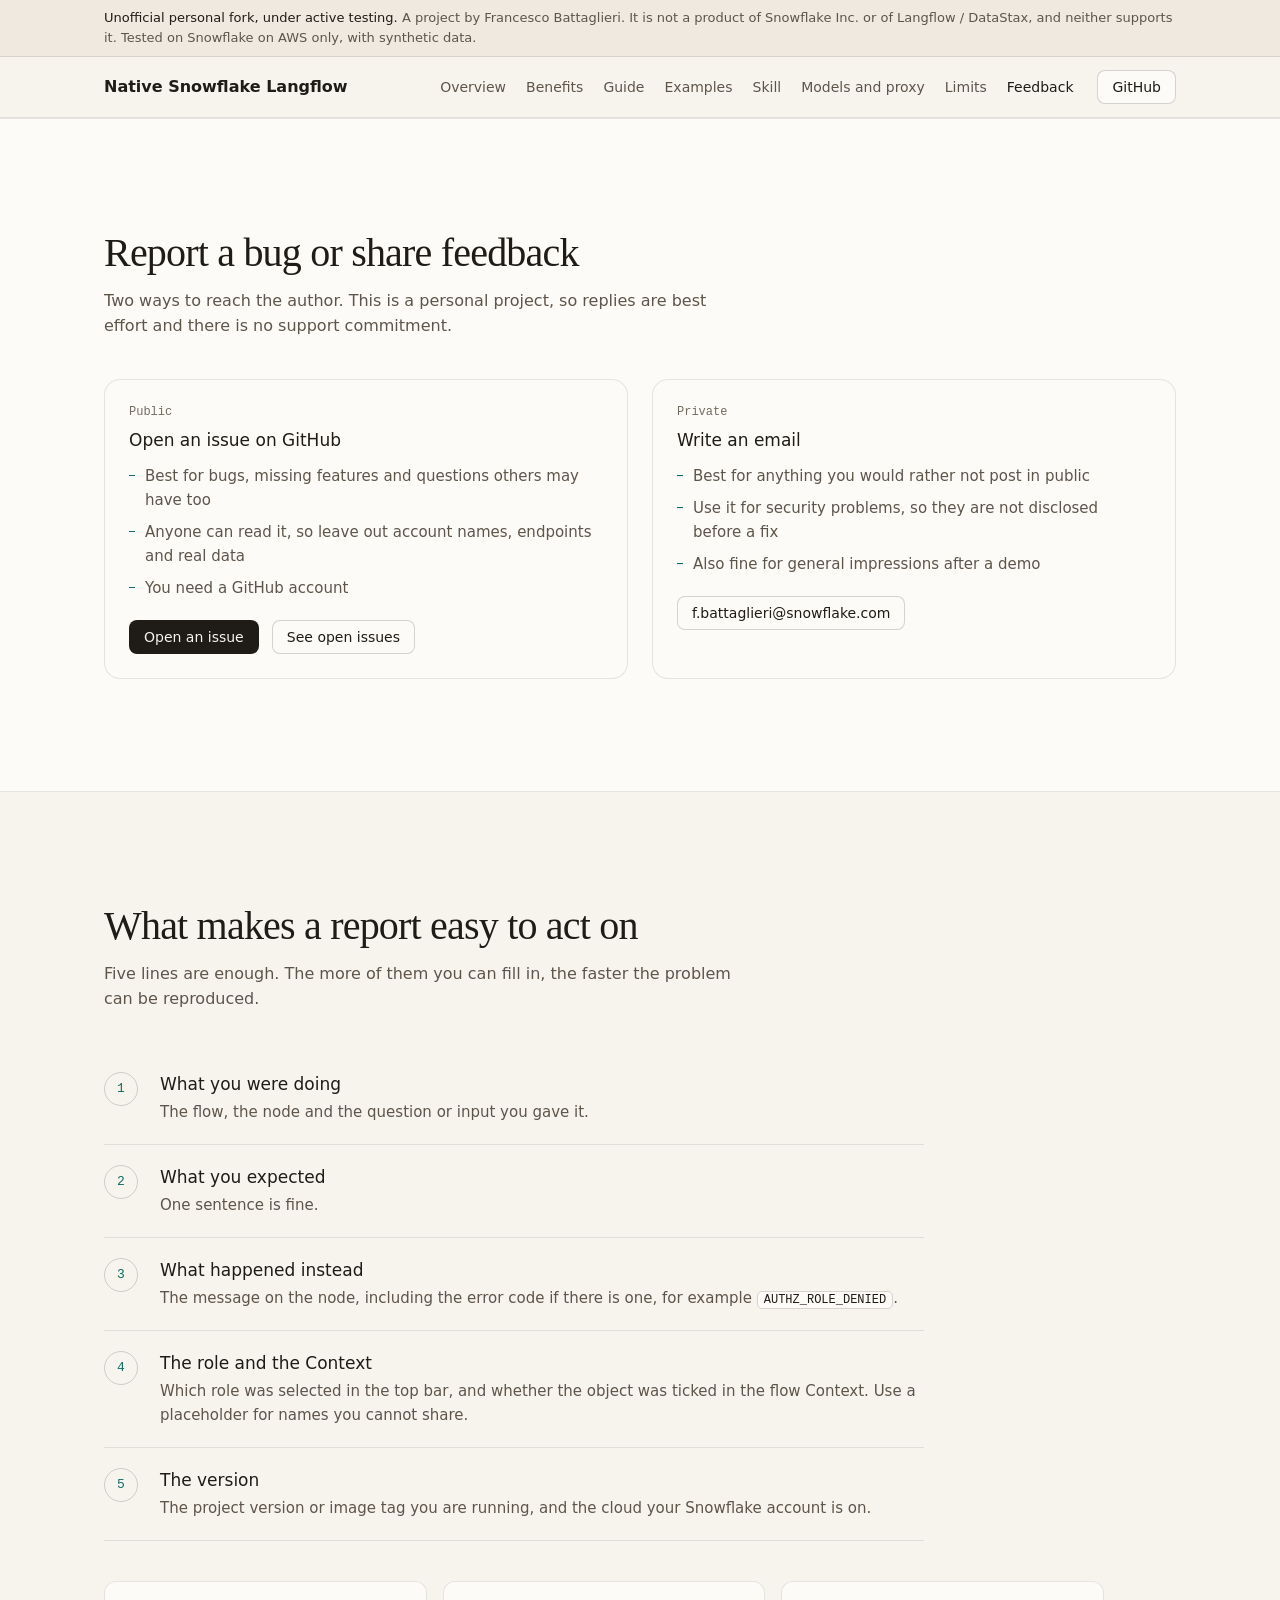
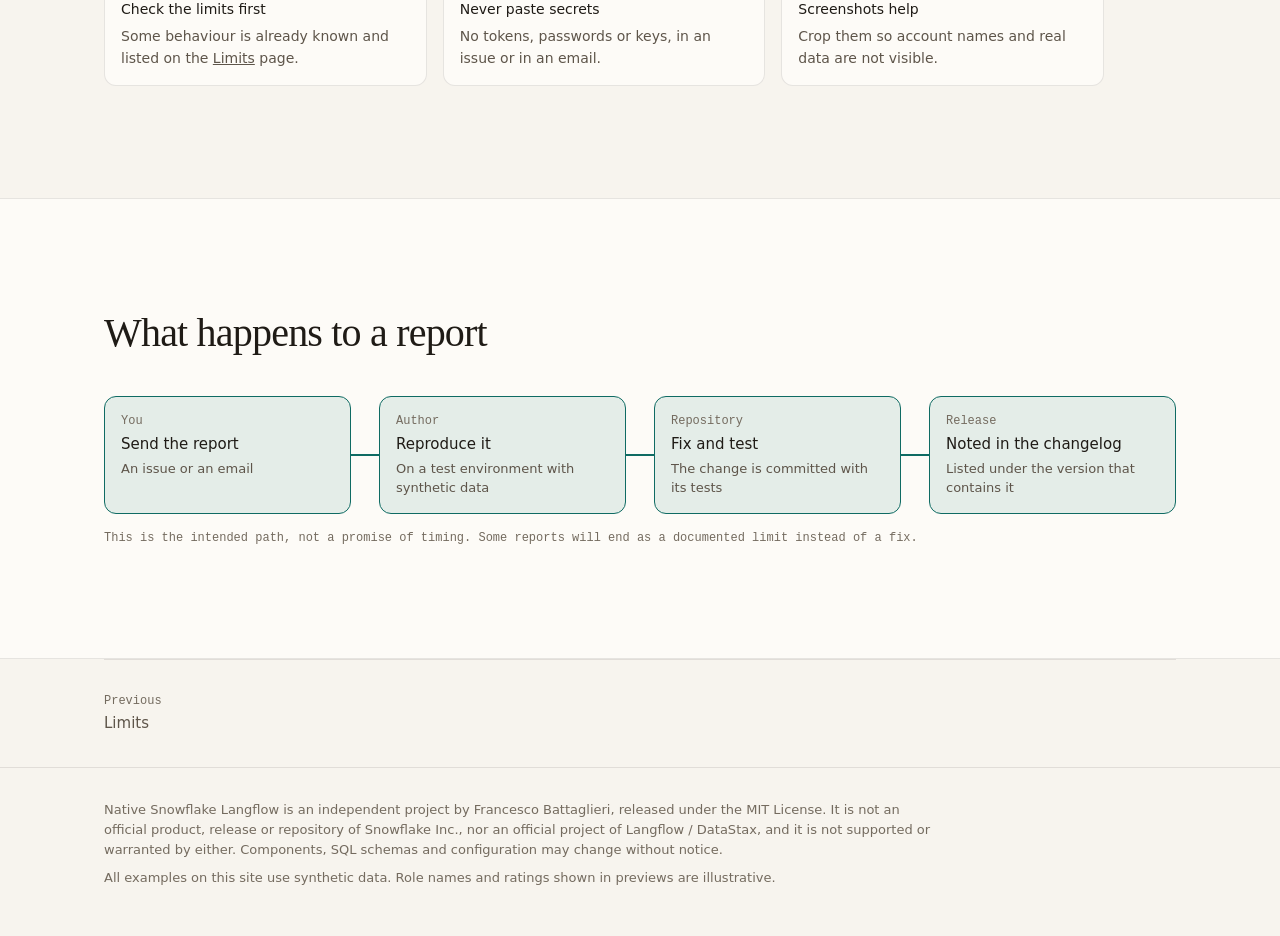
<file: docs/feedback.html>
<!DOCTYPE html>
<html lang="en">
<head>
<meta charset="utf-8">
<meta name="viewport" content="width=device-width, initial-scale=1">
<meta name="snowflake-source" content="cortex-agent-authored">
<meta name="description" content="Native Snowflake Langflow: an unofficial personal fork that runs the Langflow visual editor inside Snowflake, on Snowflake data, under Snowflake roles.">
<title>Feedback and bug reports · Native Snowflake Langflow</title>
<script type="application/json" id="snowflake-report-metadata">
{
  "generated": "2026-11-13",
  "intent": "Native Snowflake Langflow site: how to give feedback and report bugs",
  "dataSources": [
    {
      "type": "file",
      "path": "README.md"
    }
  ],
  "sections": [
    {
      "id": "channels",
      "title": "channels",
      "producerNotes": "Channels: GitHub issues and the author's email. No support commitment."
    },
    {
      "id": "report",
      "title": "report",
      "producerNotes": "Channels: GitHub issues and the author's email. No support commitment."
    },
    {
      "id": "next",
      "title": "next",
      "producerNotes": "Channels: GitHub issues and the author's email. No support commitment."
    }
  ]
}
</script>
<link rel="stylesheet" href="assets/site.css">
<script src="assets/site.js" defer></script>
</head>
<body>

<div class="notice"><div class="wrap"><strong>Unofficial personal fork, under active testing.</strong> A project by Francesco Battaglieri. It is not a product of Snowflake Inc. or of Langflow / DataStax, and neither supports it. Tested on Snowflake on AWS only, with synthetic data.</div></div>

<nav>
  <div class="wrap">
    <a class="brand" href="index.html">Native Snowflake Langflow</a>
    <div class="links"><a href="index.html">Overview</a><a href="benefits.html">Benefits</a><a href="guide.html">Guide</a><a href="examples.html">Examples</a><a href="skill.html">Skill</a><a href="models.html">Models and proxy</a><a href="limits.html">Limits</a><a href="feedback.html" aria-current="page">Feedback</a></div>
    <a class="btn ghost small" href="https://github.com/fbattaglieri-snowflake/Native-Snowflake-Langflow">GitHub</a>
  </div>
</nav>

<section id="channels" class="band">
  <div class="wrap">
    <div class="head reveal">
      <h2>Report a bug or share feedback</h2>
      <p class="sub">Two ways to reach the author. This is a personal project, so replies are best effort and there is no support commitment.</p>
    </div>
    <div class="two">
      <article class="ed reveal" style="--i:0">
        <span class="mono">Public</span>
        <h3>Open an issue on GitHub</h3>
        <ul>
          <li>Best for bugs, missing features and questions others may have too</li>
          <li>Anyone can read it, so leave out account names, endpoints and real data</li>
          <li>You need a GitHub account</li>
        </ul>
        <a class="btn primary small" href="https://github.com/fbattaglieri-snowflake/Native-Snowflake-Langflow/issues/new">Open an issue</a>
        <a class="btn ghost small" href="https://github.com/fbattaglieri-snowflake/Native-Snowflake-Langflow/issues" style="margin-left:8px">See open issues</a>
      </article>
      <article class="ed reveal" style="--i:1">
        <span class="mono">Private</span>
        <h3>Write an email</h3>
        <ul>
          <li>Best for anything you would rather not post in public</li>
          <li>Use it for security problems, so they are not disclosed before a fix</li>
          <li>Also fine for general impressions after a demo</li>
        </ul>
        <a class="btn ghost small" href="mailto:f.battaglieri@snowflake.com?subject=Native%20Snowflake%20Langflow%20feedback">f.battaglieri@snowflake.com</a>
      </article>
    </div>
  </div>
</section>

<section id="report">
  <div class="wrap">
    <div class="head reveal">
      <h2>What makes a report easy to act on</h2>
      <p class="sub">Five lines are enough. The more of them you can fill in, the faster the problem can be reproduced.</p>
    </div>
    <div class="guide">
      <div class="g reveal"><div><h3>What you were doing</h3><p>The flow, the node and the question or input you gave it.</p></div></div>
      <div class="g reveal"><div><h3>What you expected</h3><p>One sentence is fine.</p></div></div>
      <div class="g reveal"><div><h3>What happened instead</h3><p>The message on the node, including the error code if there is one, for example <kbd>AUTHZ_ROLE_DENIED</kbd>.</p></div></div>
      <div class="g reveal"><div><h3>The role and the Context</h3><p>Which role was selected in the top bar, and whether the object was ticked in the flow Context. Use a placeholder for names you cannot share.</p></div></div>
      <div class="g reveal"><div><h3>The version</h3><p>The project version or image tag you are running, and the cloud your Snowflake account is on.</p></div></div>
    </div>
    <div class="tips">
      <div class="tip reveal" style="--i:0"><b>Check the limits first</b>Some behaviour is already known and listed on the <a href="limits.html">Limits</a> page.</div>
      <div class="tip reveal" style="--i:1"><b>Never paste secrets</b>No tokens, passwords or keys, in an issue or in an email.</div>
      <div class="tip reveal" style="--i:2"><b>Screenshots help</b>Crop them so account names and real data are not visible.</div>
    </div>
  </div>
</section>

<section id="next" class="band">
  <div class="wrap">
    <div class="head reveal">
      <h2>What happens to a report</h2>
    </div>
    <div class="flowd hot reveal">
      <div class="fbox" style="--k:0"><span class="mono">You</span><b>Send the report</b><p>An issue or an email</p></div>
      <i class="fline" style="--k:0"></i>
      <div class="fbox" style="--k:1"><span class="mono">Author</span><b>Reproduce it</b><p>On a test environment with synthetic data</p></div>
      <i class="fline" style="--k:1"></i>
      <div class="fbox" style="--k:2"><span class="mono">Repository</span><b>Fix and test</b><p>The change is committed with its tests</p></div>
      <i class="fline" style="--k:2"></i>
      <div class="fbox" style="--k:3"><span class="mono">Release</span><b>Noted in the changelog</b><p>Listed under the version that contains it</p></div>
    </div>
    <p class="mono" style="margin-top:16px">This is the intended path, not a promise of timing. Some reports will end as a documented limit instead of a fix.</p>
  </div>
</section>

<div class="wrap"><div class="pager"><a href="limits.html"><small>Previous</small>Limits</a><span></span></div></div>

<footer>
  <div class="wrap">
    <p>Native Snowflake Langflow is an independent project by Francesco Battaglieri, released under the MIT License. It is not an official product, release or repository of Snowflake Inc., nor an official project of Langflow / DataStax, and it is not supported or warranted by either. Components, SQL schemas and configuration may change without notice.</p>
    <p>All examples on this site use synthetic data. Role names and ratings shown in previews are illustrative.</p>
  </div>
</footer>
</body>
</html>
</file>
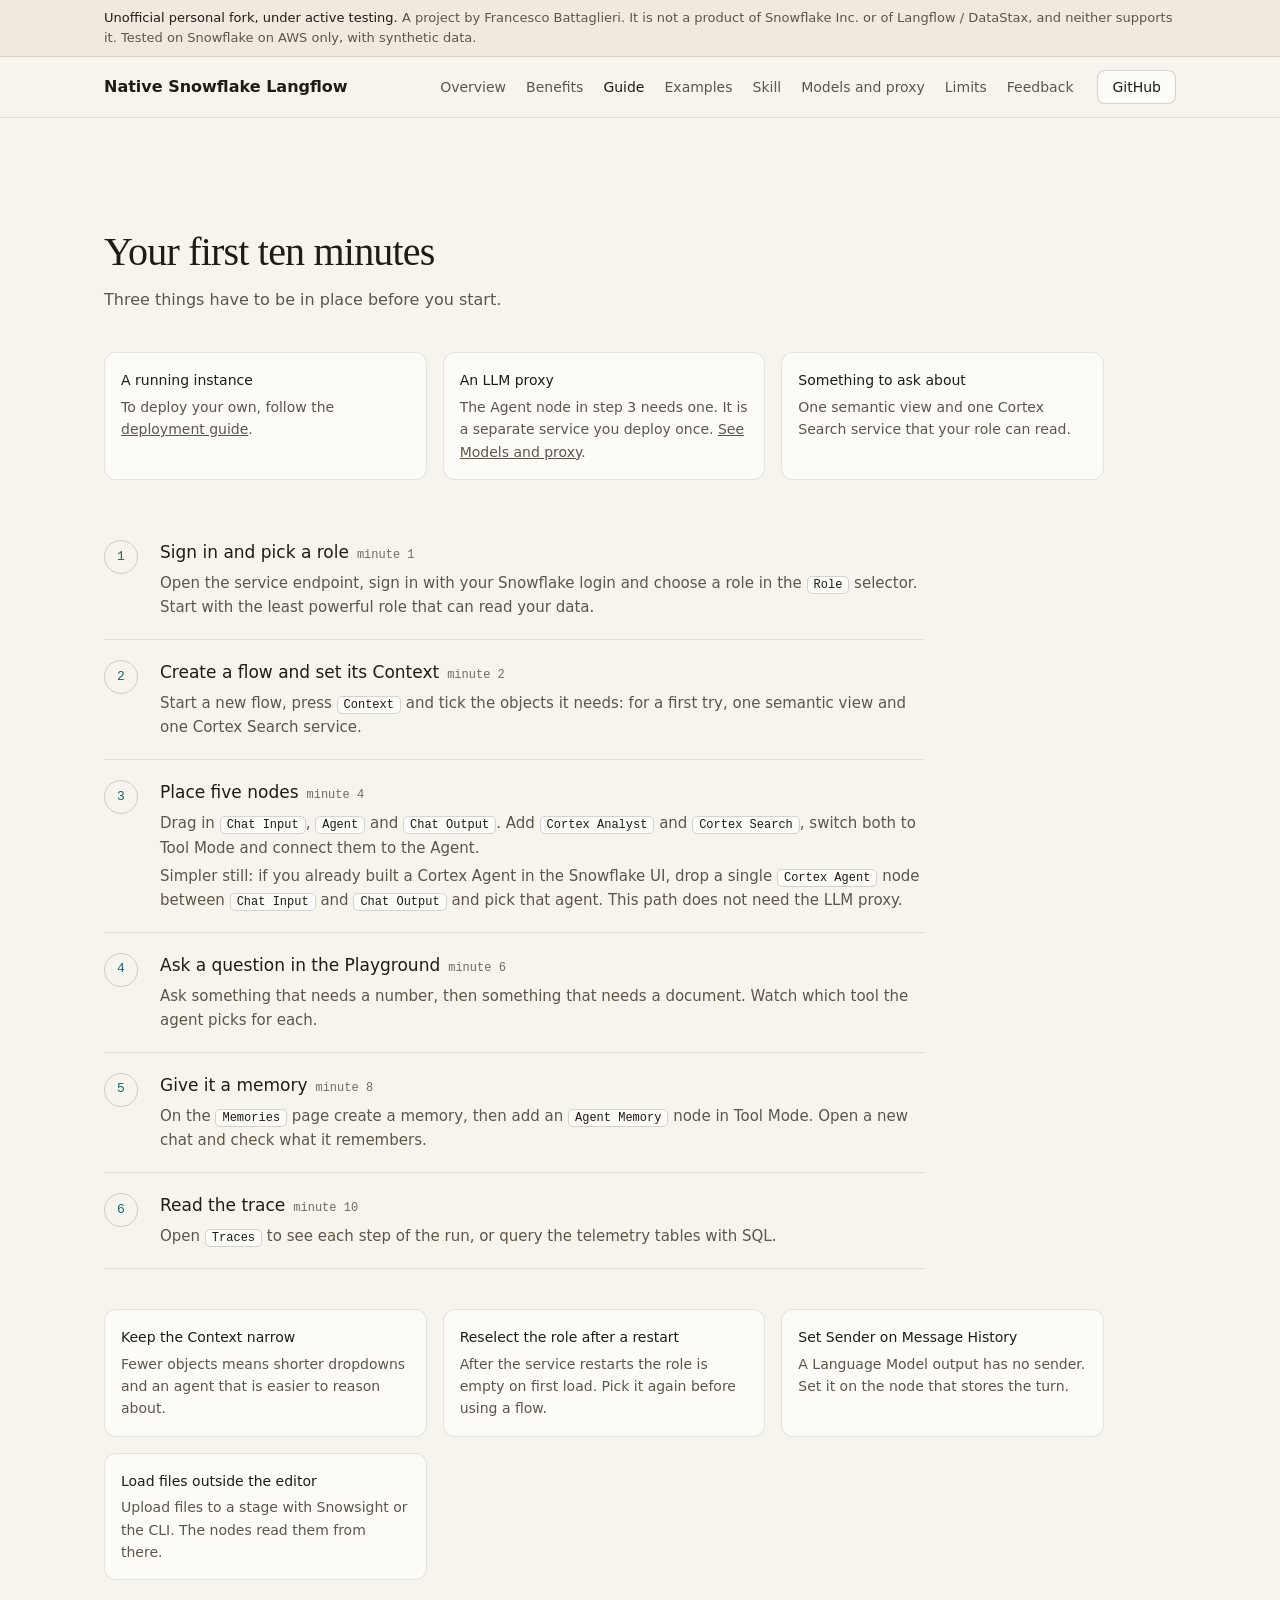
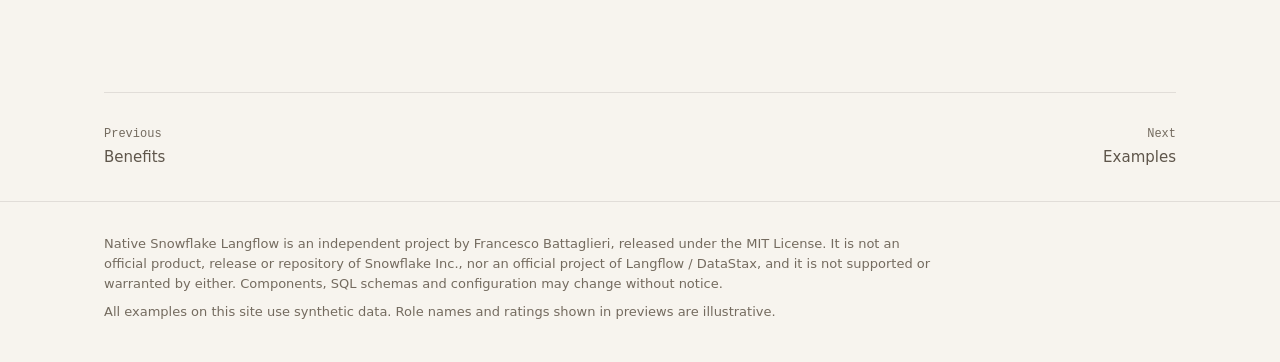
<file: docs/guide.html>
<!DOCTYPE html>
<html lang="en">
<head>
<meta charset="utf-8">
<meta name="viewport" content="width=device-width, initial-scale=1">
<meta name="snowflake-source" content="cortex-agent-authored">
<meta name="description" content="Native Snowflake Langflow: an unofficial personal fork that runs the Langflow visual editor inside Snowflake, on Snowflake data, under Snowflake roles.">
<title>Your first ten minutes · Native Snowflake Langflow</title>
<script type="application/json" id="snowflake-report-metadata">
{
  "generated": "2026-11-13",
  "intent": "Native Snowflake Langflow site: Your first ten minutes",
  "dataSources": [
    {
      "type": "file",
      "path": "README.md"
    }
  ],
  "sections": [
    {
      "id": "guide",
      "title": "guide",
      "producerNotes": "Prerequisites and steps follow the editor: role, Context, nodes, Playground, Traces."
    }
  ]
}
</script>
<link rel="stylesheet" href="assets/site.css">
<script src="assets/site.js" defer></script>
</head>
<body>

<div class="notice"><div class="wrap"><strong>Unofficial personal fork, under active testing.</strong> A project by Francesco Battaglieri. It is not a product of Snowflake Inc. or of Langflow / DataStax, and neither supports it. Tested on Snowflake on AWS only, with synthetic data.</div></div>

<nav>
  <div class="wrap">
    <a class="brand" href="index.html">Native Snowflake Langflow</a>
    <div class="links"><a href="index.html">Overview</a><a href="benefits.html">Benefits</a><a href="guide.html" aria-current="page">Guide</a><a href="examples.html">Examples</a><a href="skill.html">Skill</a><a href="models.html">Models and proxy</a><a href="limits.html">Limits</a><a href="feedback.html">Feedback</a></div>
    <a class="btn ghost small" href="https://github.com/fbattaglieri-snowflake/Native-Snowflake-Langflow">GitHub</a>
  </div>
</nav>

<section id="guide">
  <div class="wrap">
    <div class="head reveal">
      <h2>Your first ten minutes</h2>
      <p class="sub">Three things have to be in place before you start.</p>
    </div>
    <div class="prereq">
      <div class="tip reveal" style="--i:0"><b>A running instance</b>To deploy your own, follow the <a href="https://github.com/fbattaglieri-snowflake/Native-Snowflake-Langflow/blob/snowflake/main/docs/DEPLOYMENT_SPCS.md">deployment guide</a>.</div>
      <div class="tip reveal" style="--i:1"><b>An LLM proxy</b>The Agent node in step 3 needs one. It is a separate service you deploy once. <a href="models.html">See Models and proxy</a>.</div>
      <div class="tip reveal" style="--i:2"><b>Something to ask about</b>One semantic view and one Cortex Search service that your role can read.</div>
    </div>
    <div class="guide">
      <div class="g reveal"><div><h3>Sign in and pick a role<span class="when">minute 1</span></h3><p>Open the service endpoint, sign in with your Snowflake login and choose a role in the <kbd>Role</kbd> selector. Start with the least powerful role that can read your data.</p></div></div>
      <div class="g reveal"><div><h3>Create a flow and set its Context<span class="when">minute 2</span></h3><p>Start a new flow, press <kbd>Context</kbd> and tick the objects it needs: for a first try, one semantic view and one Cortex Search service.</p></div></div>
      <div class="g reveal"><div><h3>Place five nodes<span class="when">minute 4</span></h3><p>Drag in <kbd>Chat Input</kbd>, <kbd>Agent</kbd> and <kbd>Chat Output</kbd>. Add <kbd>Cortex Analyst</kbd> and <kbd>Cortex Search</kbd>, switch both to Tool Mode and connect them to the Agent.</p><p>Simpler still: if you already built a Cortex Agent in the Snowflake UI, drop a single <kbd>Cortex Agent</kbd> node between <kbd>Chat Input</kbd> and <kbd>Chat Output</kbd> and pick that agent. This path does not need the LLM proxy.</p></div></div>
      <div class="g reveal"><div><h3>Ask a question in the Playground<span class="when">minute 6</span></h3><p>Ask something that needs a number, then something that needs a document. Watch which tool the agent picks for each.</p></div></div>
      <div class="g reveal"><div><h3>Give it a memory<span class="when">minute 8</span></h3><p>On the <kbd>Memories</kbd> page create a memory, then add an <kbd>Agent Memory</kbd> node in Tool Mode. Open a new chat and check what it remembers.</p></div></div>
      <div class="g reveal"><div><h3>Read the trace<span class="when">minute 10</span></h3><p>Open <kbd>Traces</kbd> to see each step of the run, or query the telemetry tables with SQL.</p></div></div>
    </div>
    <div class="tips">
      <div class="tip reveal" style="--i:0"><b>Keep the Context narrow</b>Fewer objects means shorter dropdowns and an agent that is easier to reason about.</div>
      <div class="tip reveal" style="--i:1"><b>Reselect the role after a restart</b>After the service restarts the role is empty on first load. Pick it again before using a flow.</div>
      <div class="tip reveal" style="--i:2"><b>Set Sender on Message History</b>A Language Model output has no sender. Set it on the node that stores the turn.</div>
      <div class="tip reveal" style="--i:3"><b>Load files outside the editor</b>Upload files to a stage with Snowsight or the CLI. The nodes read them from there.</div>
    </div>
  </div>
</section>

<div class="wrap"><div class="pager"><a href="benefits.html"><small>Previous</small>Benefits</a><a href="examples.html" style="text-align:right"><small>Next</small>Examples</a></div></div>

<footer>
  <div class="wrap">
    <p>Native Snowflake Langflow is an independent project by Francesco Battaglieri, released under the MIT License. It is not an official product, release or repository of Snowflake Inc., nor an official project of Langflow / DataStax, and it is not supported or warranted by either. Components, SQL schemas and configuration may change without notice.</p>
    <p>All examples on this site use synthetic data. Role names and ratings shown in previews are illustrative.</p>
  </div>
</footer>
</body>
</html>
</file>
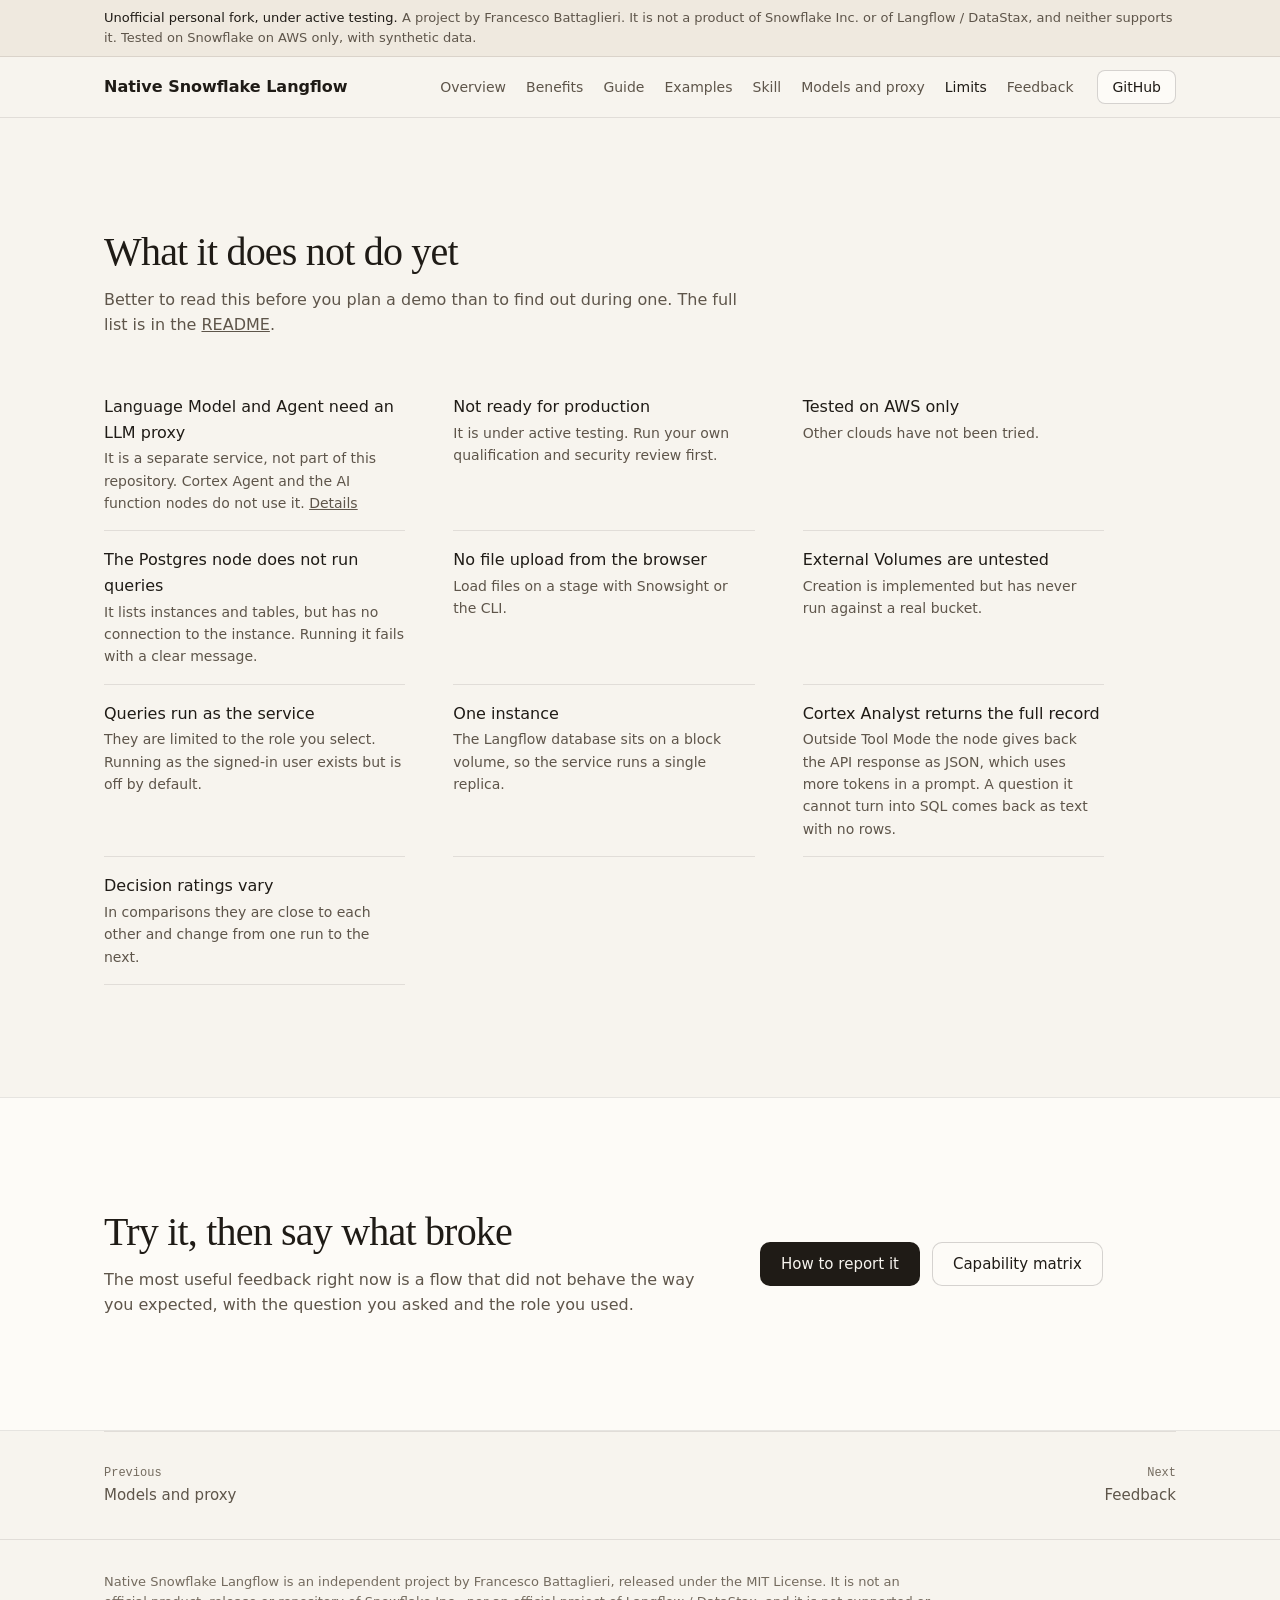
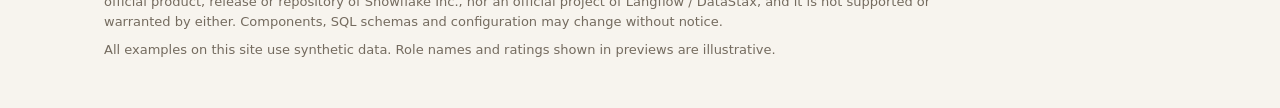
<file: docs/limits.html>
<!DOCTYPE html>
<html lang="en">
<head>
<meta charset="utf-8">
<meta name="viewport" content="width=device-width, initial-scale=1">
<meta name="snowflake-source" content="cortex-agent-authored">
<meta name="description" content="Native Snowflake Langflow: an unofficial personal fork that runs the Langflow visual editor inside Snowflake, on Snowflake data, under Snowflake roles.">
<title>What it does not do yet · Native Snowflake Langflow</title>
<script type="application/json" id="snowflake-report-metadata">
{
  "generated": "2026-11-13",
  "intent": "Native Snowflake Langflow site: What it does not do yet",
  "dataSources": [
    {
      "type": "file",
      "path": "README.md"
    }
  ],
  "sections": [
    {
      "id": "limits",
      "title": "limits",
      "producerNotes": "From README section 14, Known limitations. Update when a limit is fixed."
    },
    {
      "id": "feedback",
      "title": "feedback",
      "producerNotes": "From README section 14, Known limitations. Update when a limit is fixed."
    }
  ]
}
</script>
<link rel="stylesheet" href="assets/site.css">
<script src="assets/site.js" defer></script>
</head>
<body>

<div class="notice"><div class="wrap"><strong>Unofficial personal fork, under active testing.</strong> A project by Francesco Battaglieri. It is not a product of Snowflake Inc. or of Langflow / DataStax, and neither supports it. Tested on Snowflake on AWS only, with synthetic data.</div></div>

<nav>
  <div class="wrap">
    <a class="brand" href="index.html">Native Snowflake Langflow</a>
    <div class="links"><a href="index.html">Overview</a><a href="benefits.html">Benefits</a><a href="guide.html">Guide</a><a href="examples.html">Examples</a><a href="skill.html">Skill</a><a href="models.html">Models and proxy</a><a href="limits.html" aria-current="page">Limits</a><a href="feedback.html">Feedback</a></div>
    <a class="btn ghost small" href="https://github.com/fbattaglieri-snowflake/Native-Snowflake-Langflow">GitHub</a>
  </div>
</nav>

<section id="limits">
  <div class="wrap">
    <div class="head reveal">
      <h2>What it does not do yet</h2>
      <p class="sub">Better to read this before you plan a demo than to find out during one. The full list is in the <a href="https://github.com/fbattaglieri-snowflake/Native-Snowflake-Langflow#14-known-limitations">README</a>.</p>
    </div>
    <div class="limits">
      <div class="limit reveal"><b>Language Model and Agent need an LLM proxy</b><p>It is a separate service, not part of this repository. Cortex Agent and the AI function nodes do not use it. <a href="models.html">Details</a></p></div>
      <div class="limit reveal"><b>Not ready for production</b><p>It is under active testing. Run your own qualification and security review first.</p></div>
      <div class="limit reveal"><b>Tested on AWS only</b><p>Other clouds have not been tried.</p></div>
      <div class="limit reveal"><b>The Postgres node does not run queries</b><p>It lists instances and tables, but has no connection to the instance. Running it fails with a clear message.</p></div>
      <div class="limit reveal"><b>No file upload from the browser</b><p>Load files on a stage with Snowsight or the CLI.</p></div>
      <div class="limit reveal"><b>External Volumes are untested</b><p>Creation is implemented but has never run against a real bucket.</p></div>
      <div class="limit reveal"><b>Queries run as the service</b><p>They are limited to the role you select. Running as the signed-in user exists but is off by default.</p></div>
      <div class="limit reveal"><b>One instance</b><p>The Langflow database sits on a block volume, so the service runs a single replica.</p></div>
      <div class="limit reveal"><b>Cortex Analyst returns the full record</b><p>Outside Tool Mode the node gives back the API response as JSON, which uses more tokens in a prompt. A question it cannot turn into SQL comes back as text with no rows.</p></div>
      <div class="limit reveal"><b>Decision ratings vary</b><p>In comparisons they are close to each other and change from one run to the next.</p></div>
    </div>
  </div>
</section>

<section id="feedback" class="band">
  <div class="wrap cta">
    <div class="reveal">
      <h2>Try it, then say what broke</h2>
      <p class="sub">The most useful feedback right now is a flow that did not behave the way you expected, with the question you asked and the role you used.</p>
    </div>
    <div class="actions reveal" style="--i:1;margin-top:0">
      <a class="btn primary" href="feedback.html">How to report it</a>
      <a class="btn ghost" href="https://github.com/fbattaglieri-snowflake/Native-Snowflake-Langflow/blob/snowflake/main/docs/CAPABILITY_MATRIX.md">Capability matrix</a>
    </div>
  </div>
</section>

<div class="wrap"><div class="pager"><a href="models.html"><small>Previous</small>Models and proxy</a><a href="feedback.html" style="text-align:right"><small>Next</small>Feedback</a></div></div>

<footer>
  <div class="wrap">
    <p>Native Snowflake Langflow is an independent project by Francesco Battaglieri, released under the MIT License. It is not an official product, release or repository of Snowflake Inc., nor an official project of Langflow / DataStax, and it is not supported or warranted by either. Components, SQL schemas and configuration may change without notice.</p>
    <p>All examples on this site use synthetic data. Role names and ratings shown in previews are illustrative.</p>
  </div>
</footer>
</body>
</html>
</file>
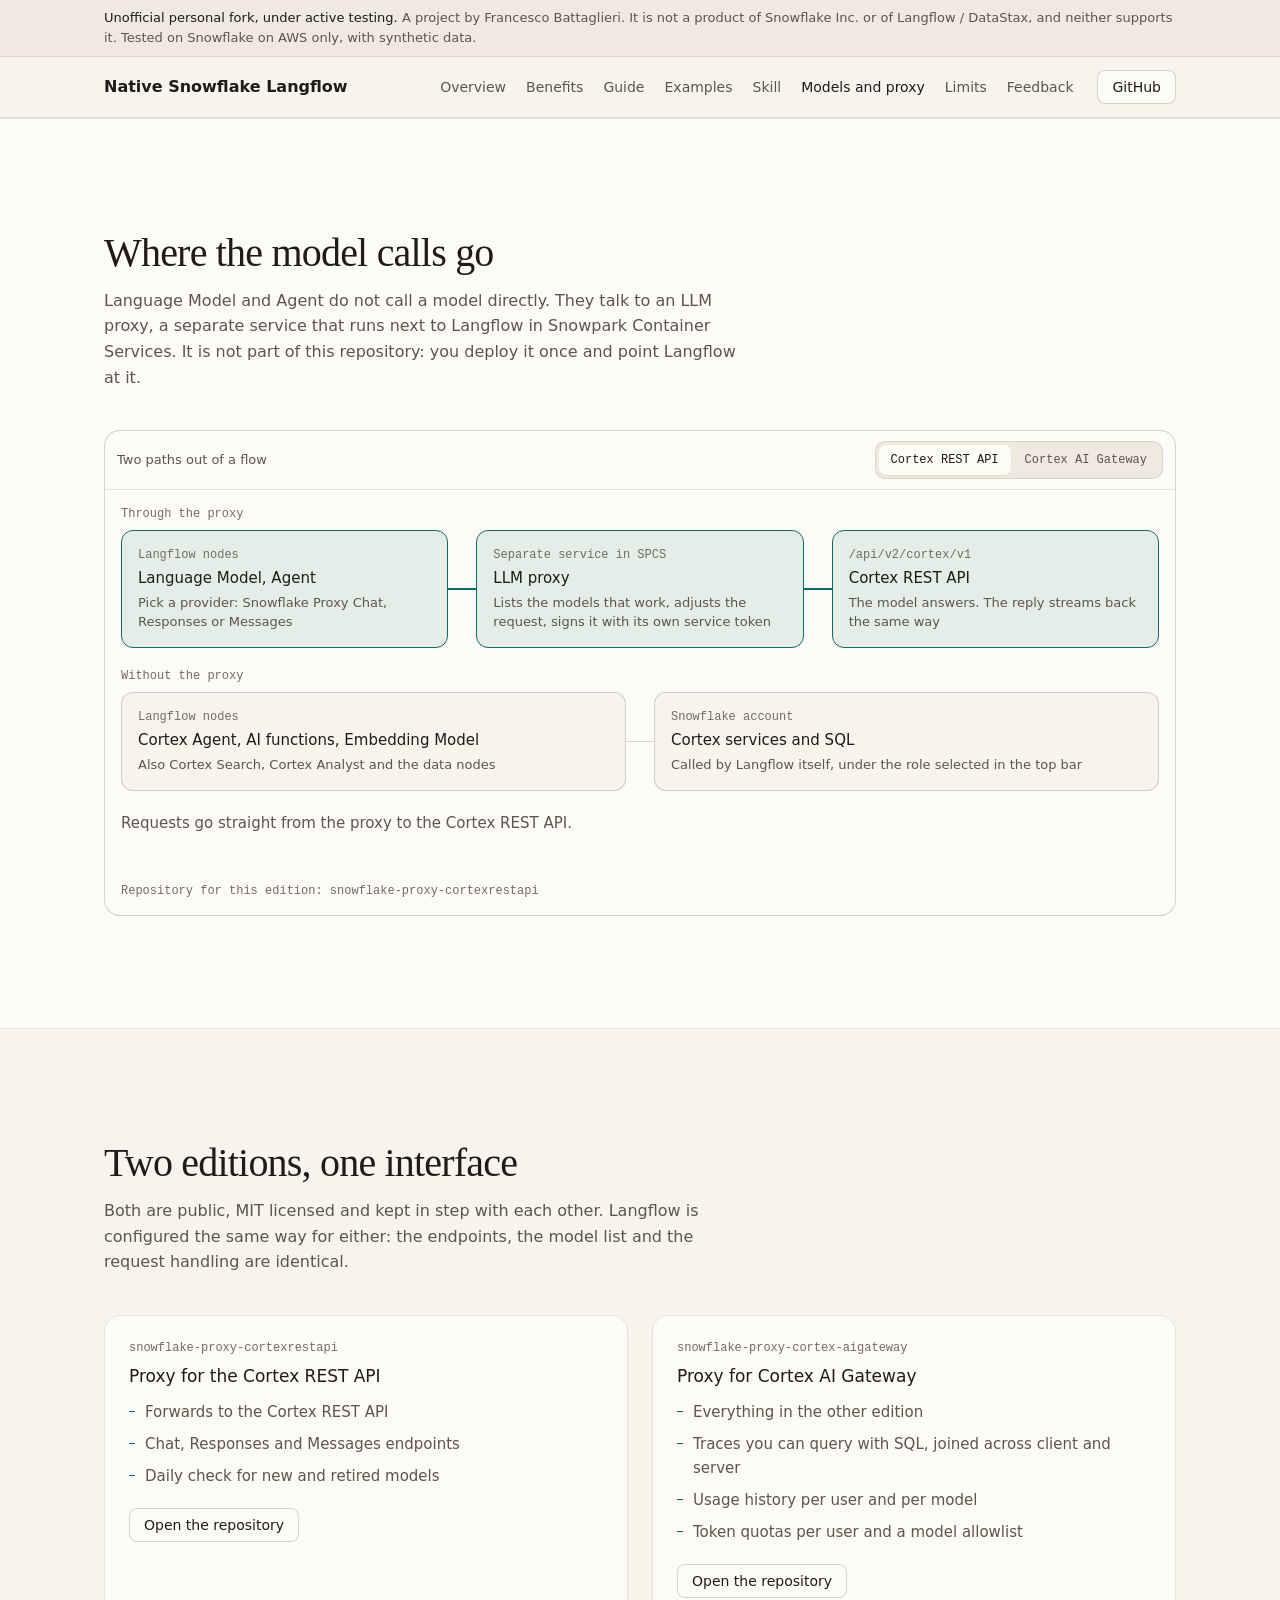
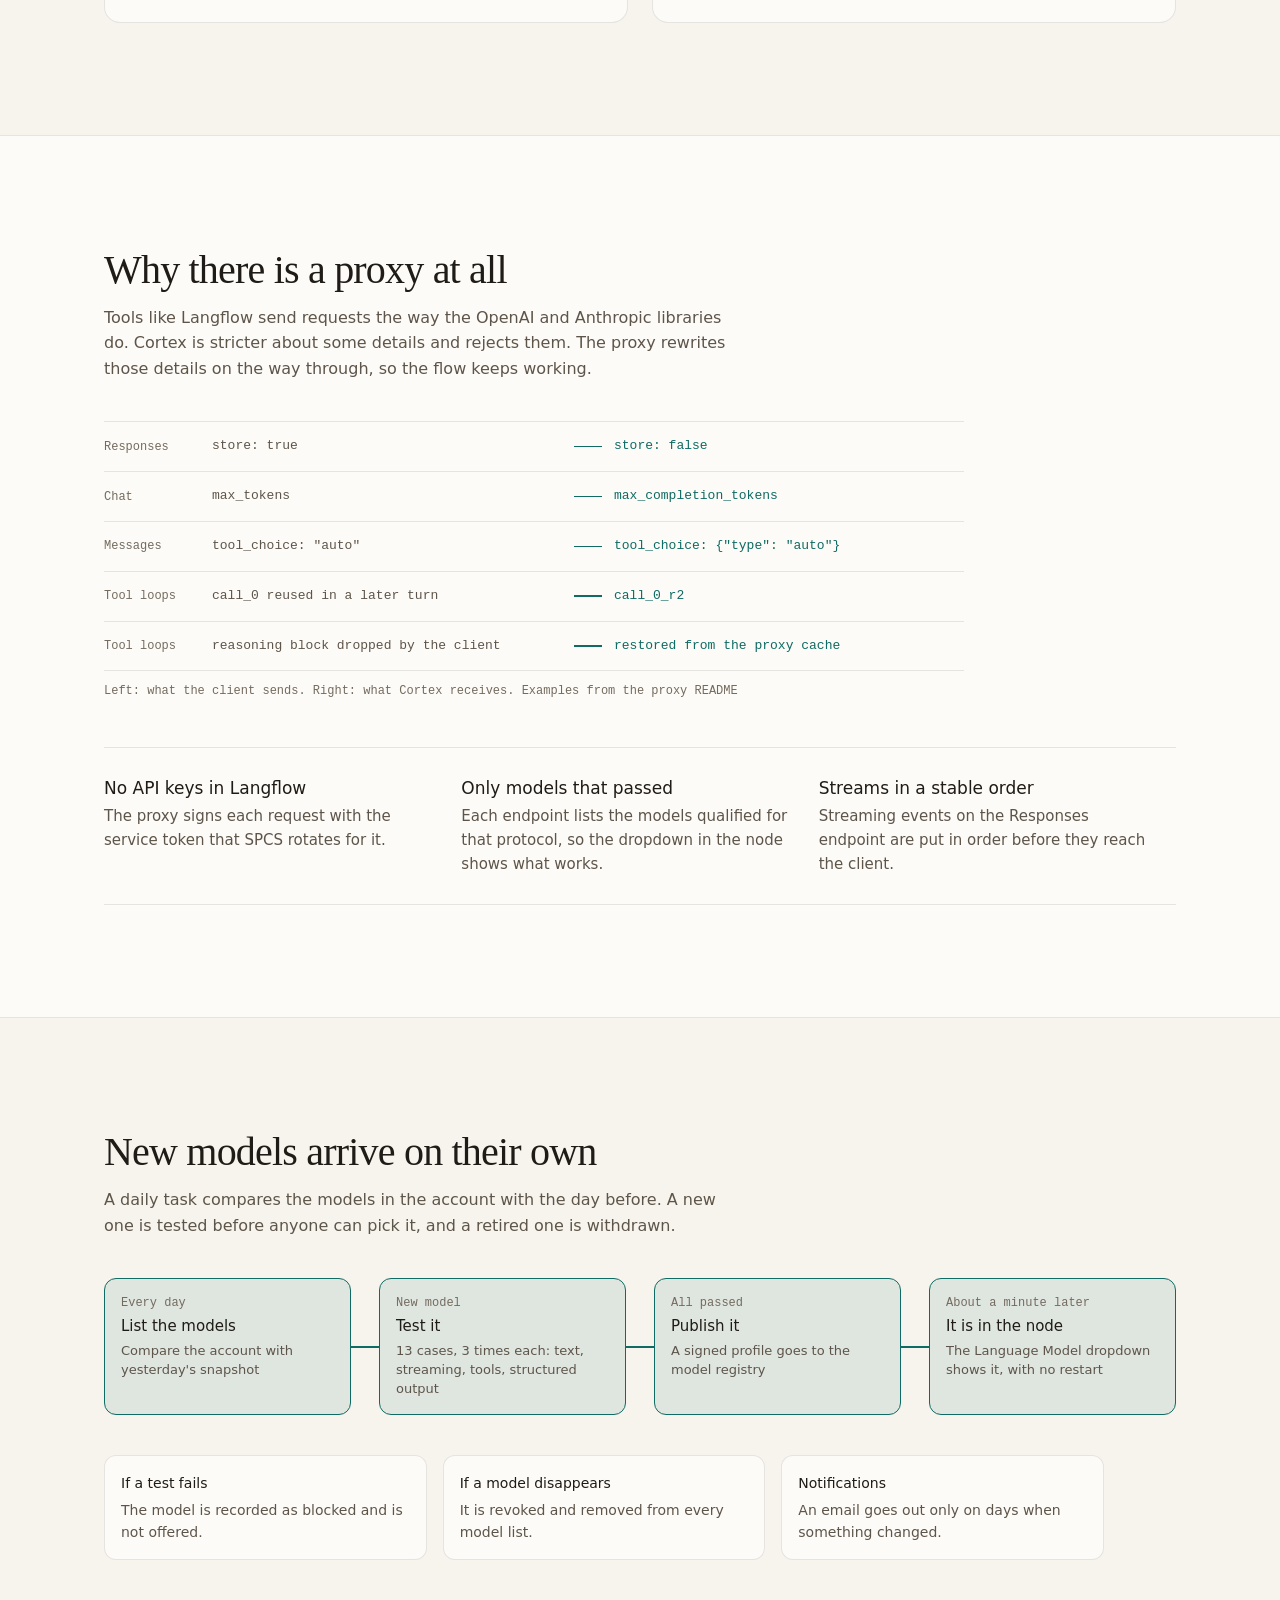
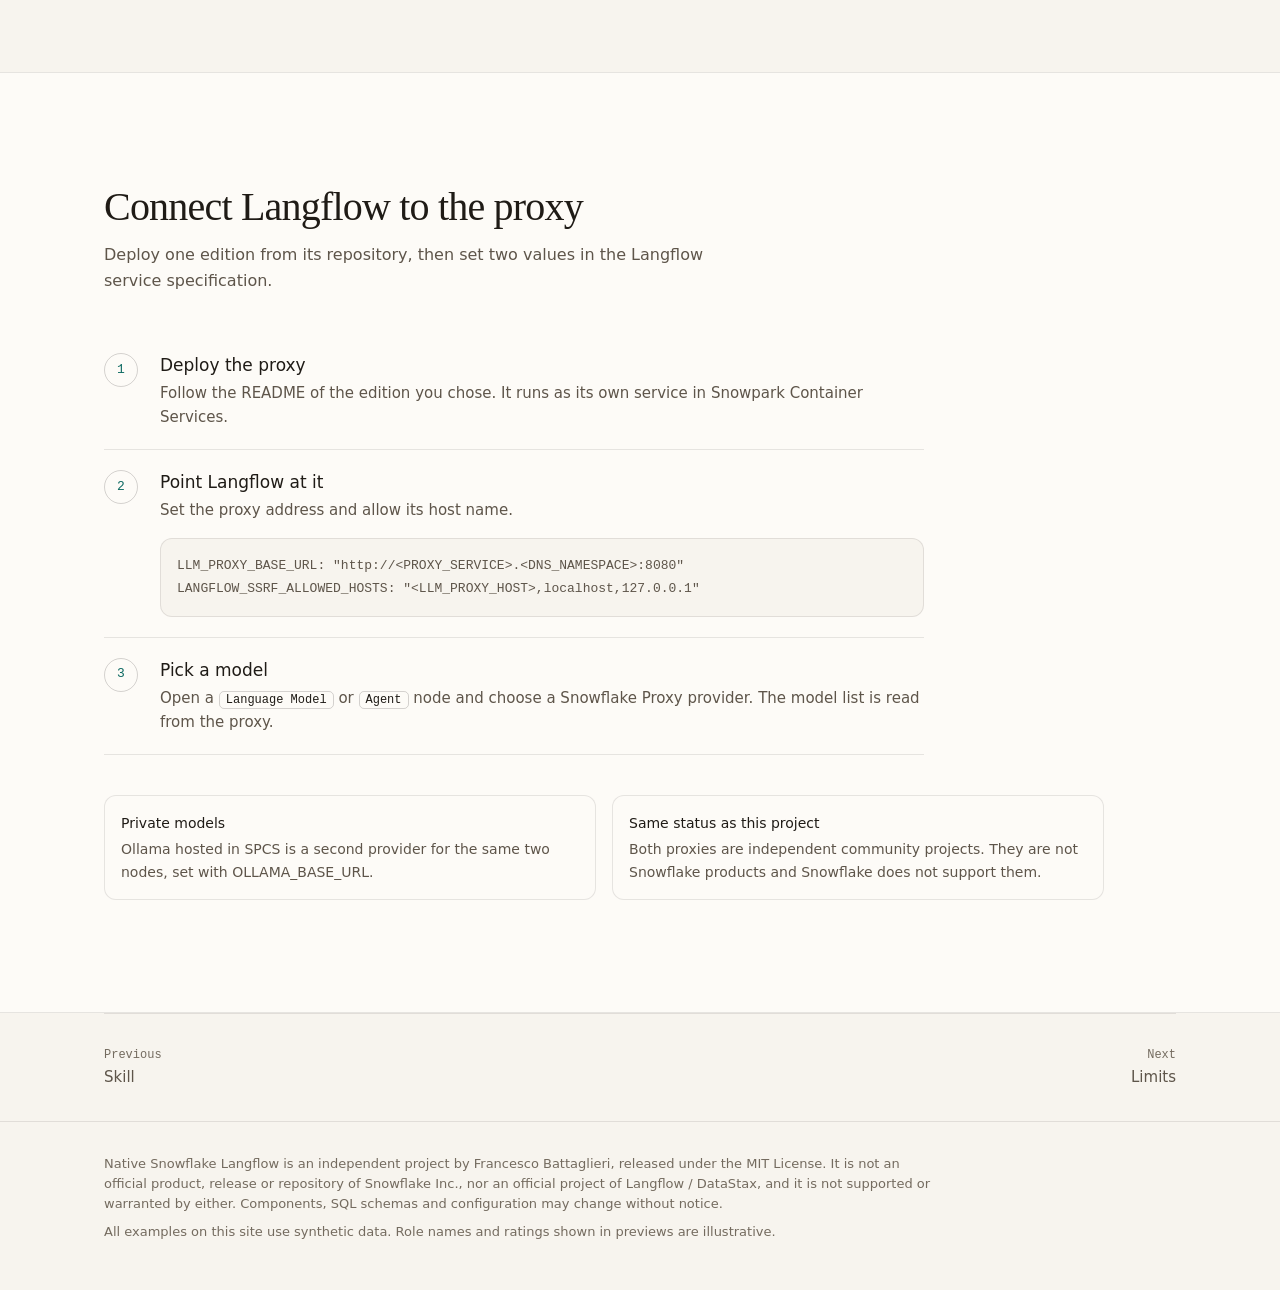
<file: docs/models.html>
<!DOCTYPE html>
<html lang="en">
<head>
<meta charset="utf-8">
<meta name="viewport" content="width=device-width, initial-scale=1">
<meta name="snowflake-source" content="cortex-agent-authored">
<meta name="description" content="Native Snowflake Langflow: an unofficial personal fork that runs the Langflow visual editor inside Snowflake, on Snowflake data, under Snowflake roles.">
<title>Models and the LLM proxy · Native Snowflake Langflow</title>
<script type="application/json" id="snowflake-report-metadata">
{
  "generated": "2026-11-13",
  "intent": "Native Snowflake Langflow site: Models and the LLM proxy",
  "dataSources": [
    {
      "type": "file",
      "path": "README.md"
    }
  ],
  "sections": [
    {
      "id": "route",
      "title": "route",
      "producerNotes": "From the READMEs of snowflake-proxy-cortexrestapi and snowflake-proxy-cortex-aigateway, and README section 4.3 of this repository."
    },
    {
      "id": "editions",
      "title": "editions",
      "producerNotes": "From the READMEs of snowflake-proxy-cortexrestapi and snowflake-proxy-cortex-aigateway, and README section 4.3 of this repository."
    },
    {
      "id": "why",
      "title": "why",
      "producerNotes": "From the READMEs of snowflake-proxy-cortexrestapi and snowflake-proxy-cortex-aigateway, and README section 4.3 of this repository."
    },
    {
      "id": "scouting",
      "title": "scouting",
      "producerNotes": "From the READMEs of snowflake-proxy-cortexrestapi and snowflake-proxy-cortex-aigateway, and README section 4.3 of this repository."
    },
    {
      "id": "connect",
      "title": "connect",
      "producerNotes": "From the READMEs of snowflake-proxy-cortexrestapi and snowflake-proxy-cortex-aigateway, and README section 4.3 of this repository."
    }
  ]
}
</script>
<link rel="stylesheet" href="assets/site.css">
<script src="assets/site.js" defer></script>
</head>
<body>

<div class="notice"><div class="wrap"><strong>Unofficial personal fork, under active testing.</strong> A project by Francesco Battaglieri. It is not a product of Snowflake Inc. or of Langflow / DataStax, and neither supports it. Tested on Snowflake on AWS only, with synthetic data.</div></div>

<nav>
  <div class="wrap">
    <a class="brand" href="index.html">Native Snowflake Langflow</a>
    <div class="links"><a href="index.html">Overview</a><a href="benefits.html">Benefits</a><a href="guide.html">Guide</a><a href="examples.html">Examples</a><a href="skill.html">Skill</a><a href="models.html" aria-current="page">Models and proxy</a><a href="limits.html">Limits</a><a href="feedback.html">Feedback</a></div>
    <a class="btn ghost small" href="https://github.com/fbattaglieri-snowflake/Native-Snowflake-Langflow">GitHub</a>
  </div>
</nav>

<section id="route" class="band">
  <div class="wrap">
    <div class="head reveal">
      <h2>Where the model calls go</h2>
      <p class="sub">Language Model and Agent do not call a model directly. They talk to an LLM proxy, a separate service that runs next to Langflow in Snowpark Container Services. It is not part of this repository: you deploy it once and point Langflow at it.</p>
    </div>
    <div class="window reveal">
      <div class="bar">
        <span class="title">Two paths out of a flow</span>
        <div class="seg" role="group" aria-label="Proxy edition">
          <button type="button" data-ed="rest" aria-pressed="true">Cortex REST API</button>
          <button type="button" data-ed="gateway" aria-pressed="false">Cortex AI Gateway</button>
        </div>
      </div>
      <div class="route">
        <div class="lane" style="margin-top:0">
          <span class="mono">Through the proxy</span>
          <div class="flowd hot reveal">
            <div class="fbox" style="--k:0"><span class="mono">Langflow nodes</span><b>Language Model, Agent</b><p>Pick a provider: Snowflake Proxy Chat, Responses or Messages</p></div>
            <i class="fline" style="--k:0"></i>
            <div class="fbox" style="--k:1"><span class="mono">Separate service in SPCS</span><b>LLM proxy</b><p>Lists the models that work, adjusts the request, signs it with its own service token</p></div>
            <i class="fline" style="--k:1"></i>
            <div class="fbox" style="--k:2"><span class="mono" id="upPath">/api/v2/cortex/v1</span><b id="upName">Cortex REST API</b><p>The model answers. The reply streams back the same way</p></div>
          </div>
        </div>
        <div class="lane">
          <span class="mono">Without the proxy</span>
          <div class="flowd reveal">
            <div class="fbox"><span class="mono">Langflow nodes</span><b>Cortex Agent, AI functions, Embedding Model</b><p>Also Cortex Search, Cortex Analyst and the data nodes</p></div>
            <i class="fline"></i>
            <div class="fbox"><span class="mono">Snowflake account</span><b>Cortex services and SQL</b><p>Called by Langflow itself, under the role selected in the top bar</p></div>
          </div>
        </div>
        <p class="edtext" id="edText" role="status" aria-live="polite">Requests go straight from the proxy to the Cortex REST API.</p>
        <p class="mono">Repository for this edition: <span id="edRepo">snowflake-proxy-cortexrestapi</span></p>
      </div>
    </div>
  </div>
</section>

<section id="editions">
  <div class="wrap">
    <div class="head reveal">
      <h2>Two editions, one interface</h2>
      <p class="sub">Both are public, MIT licensed and kept in step with each other. Langflow is configured the same way for either: the endpoints, the model list and the request handling are identical.</p>
    </div>
    <div class="two">
      <article class="ed reveal" style="--i:0">
        <span class="mono">snowflake-proxy-cortexrestapi</span>
        <h3>Proxy for the Cortex REST API</h3>
        <ul>
          <li>Forwards to the Cortex REST API</li>
          <li>Chat, Responses and Messages endpoints</li>
          <li>Daily check for new and retired models</li>
        </ul>
        <a class="btn ghost small" href="https://github.com/fbattaglieri-snowflake/snowflake-proxy-cortexrestapi">Open the repository</a>
      </article>
      <article class="ed reveal" style="--i:1">
        <span class="mono">snowflake-proxy-cortex-aigateway</span>
        <h3>Proxy for Cortex AI Gateway</h3>
        <ul>
          <li>Everything in the other edition</li>
          <li>Traces you can query with SQL, joined across client and server</li>
          <li>Usage history per user and per model</li>
          <li>Token quotas per user and a model allowlist</li>
        </ul>
        <a class="btn ghost small" href="https://github.com/fbattaglieri-snowflake/snowflake-proxy-cortex-aigateway">Open the repository</a>
      </article>
    </div>
  </div>
</section>

<section id="why" class="band">
  <div class="wrap">
    <div class="head reveal">
      <h2>Why there is a proxy at all</h2>
      <p class="sub">Tools like Langflow send requests the way the OpenAI and Anthropic libraries do. Cortex is stricter about some details and rejects them. The proxy rewrites those details on the way through, so the flow keeps working.</p>
    </div>
    <div class="diff">
      <div class="drow reveal" style="--i:0"><span class="mono">Responses</span><code>store: true</code><i></i><code class="ok">store: false</code></div>
      <div class="drow reveal" style="--i:1"><span class="mono">Chat</span><code>max_tokens</code><i></i><code class="ok">max_completion_tokens</code></div>
      <div class="drow reveal" style="--i:2"><span class="mono">Messages</span><code>tool_choice: "auto"</code><i></i><code class="ok">tool_choice: {"type": "auto"}</code></div>
      <div class="drow reveal" style="--i:3"><span class="mono">Tool loops</span><code>call_0 reused in a later turn</code><i></i><code class="ok">call_0_r2</code></div>
      <div class="drow reveal" style="--i:4"><span class="mono">Tool loops</span><code>reasoning block dropped by the client</code><i></i><code class="ok">restored from the proxy cache</code></div>
    </div>
    <p class="mono" style="margin-top:12px">Left: what the client sends. Right: what Cortex receives. Examples from the proxy README</p>
    <div class="grid3" style="margin-top:48px">
      <div class="benefit reveal" style="--i:0"><h3 style="margin-top:0">No API keys in Langflow</h3><p>The proxy signs each request with the service token that SPCS rotates for it.</p></div>
      <div class="benefit reveal" style="--i:1"><h3 style="margin-top:0">Only models that passed</h3><p>Each endpoint lists the models qualified for that protocol, so the dropdown in the node shows what works.</p></div>
      <div class="benefit reveal" style="--i:2"><h3 style="margin-top:0">Streams in a stable order</h3><p>Streaming events on the Responses endpoint are put in order before they reach the client.</p></div>
    </div>
  </div>
</section>

<section id="scouting">
  <div class="wrap">
    <div class="head reveal">
      <h2>New models arrive on their own</h2>
      <p class="sub">A daily task compares the models in the account with the day before. A new one is tested before anyone can pick it, and a retired one is withdrawn.</p>
    </div>
    <div class="flowd hot reveal">
      <div class="fbox" style="--k:0"><span class="mono">Every day</span><b>List the models</b><p>Compare the account with yesterday's snapshot</p></div>
      <i class="fline" style="--k:0"></i>
      <div class="fbox" style="--k:1"><span class="mono">New model</span><b>Test it</b><p>13 cases, 3 times each: text, streaming, tools, structured output</p></div>
      <i class="fline" style="--k:1"></i>
      <div class="fbox" style="--k:2"><span class="mono">All passed</span><b>Publish it</b><p>A signed profile goes to the model registry</p></div>
      <i class="fline" style="--k:2"></i>
      <div class="fbox" style="--k:3"><span class="mono">About a minute later</span><b>It is in the node</b><p>The Language Model dropdown shows it, with no restart</p></div>
    </div>
    <div class="tips">
      <div class="tip reveal" style="--i:0"><b>If a test fails</b>The model is recorded as blocked and is not offered.</div>
      <div class="tip reveal" style="--i:1"><b>If a model disappears</b>It is revoked and removed from every model list.</div>
      <div class="tip reveal" style="--i:2"><b>Notifications</b>An email goes out only on days when something changed.</div>
    </div>
  </div>
</section>

<section id="connect" class="band">
  <div class="wrap">
    <div class="head reveal">
      <h2>Connect Langflow to the proxy</h2>
      <p class="sub">Deploy one edition from its repository, then set two values in the Langflow service specification.</p>
    </div>
    <div class="guide">
      <div class="g reveal"><div><h3>Deploy the proxy</h3><p>Follow the README of the edition you chose. It runs as its own service in Snowpark Container Services.</p></div></div>
      <div class="g reveal"><div><h3>Point Langflow at it</h3><p>Set the proxy address and allow its host name.</p>
<pre class="cfg">LLM_PROXY_BASE_URL: "http://&lt;PROXY_SERVICE&gt;.&lt;DNS_NAMESPACE&gt;:8080"
LANGFLOW_SSRF_ALLOWED_HOSTS: "&lt;LLM_PROXY_HOST&gt;,localhost,127.0.0.1"</pre></div></div>
      <div class="g reveal"><div><h3>Pick a model</h3><p>Open a <kbd>Language Model</kbd> or <kbd>Agent</kbd> node and choose a Snowflake Proxy provider. The model list is read from the proxy.</p></div></div>
    </div>
    <div class="tips">
      <div class="tip reveal" style="--i:0"><b>Private models</b>Ollama hosted in SPCS is a second provider for the same two nodes, set with OLLAMA_BASE_URL.</div>
      <div class="tip reveal" style="--i:1"><b>Same status as this project</b>Both proxies are independent community projects. They are not Snowflake products and Snowflake does not support them.</div>
    </div>
  </div>
</section>

<div class="wrap"><div class="pager"><a href="skill.html"><small>Previous</small>Skill</a><a href="limits.html" style="text-align:right"><small>Next</small>Limits</a></div></div>

<footer>
  <div class="wrap">
    <p>Native Snowflake Langflow is an independent project by Francesco Battaglieri, released under the MIT License. It is not an official product, release or repository of Snowflake Inc., nor an official project of Langflow / DataStax, and it is not supported or warranted by either. Components, SQL schemas and configuration may change without notice.</p>
    <p>All examples on this site use synthetic data. Role names and ratings shown in previews are illustrative.</p>
  </div>
</footer>
</body>
</html>
</file>
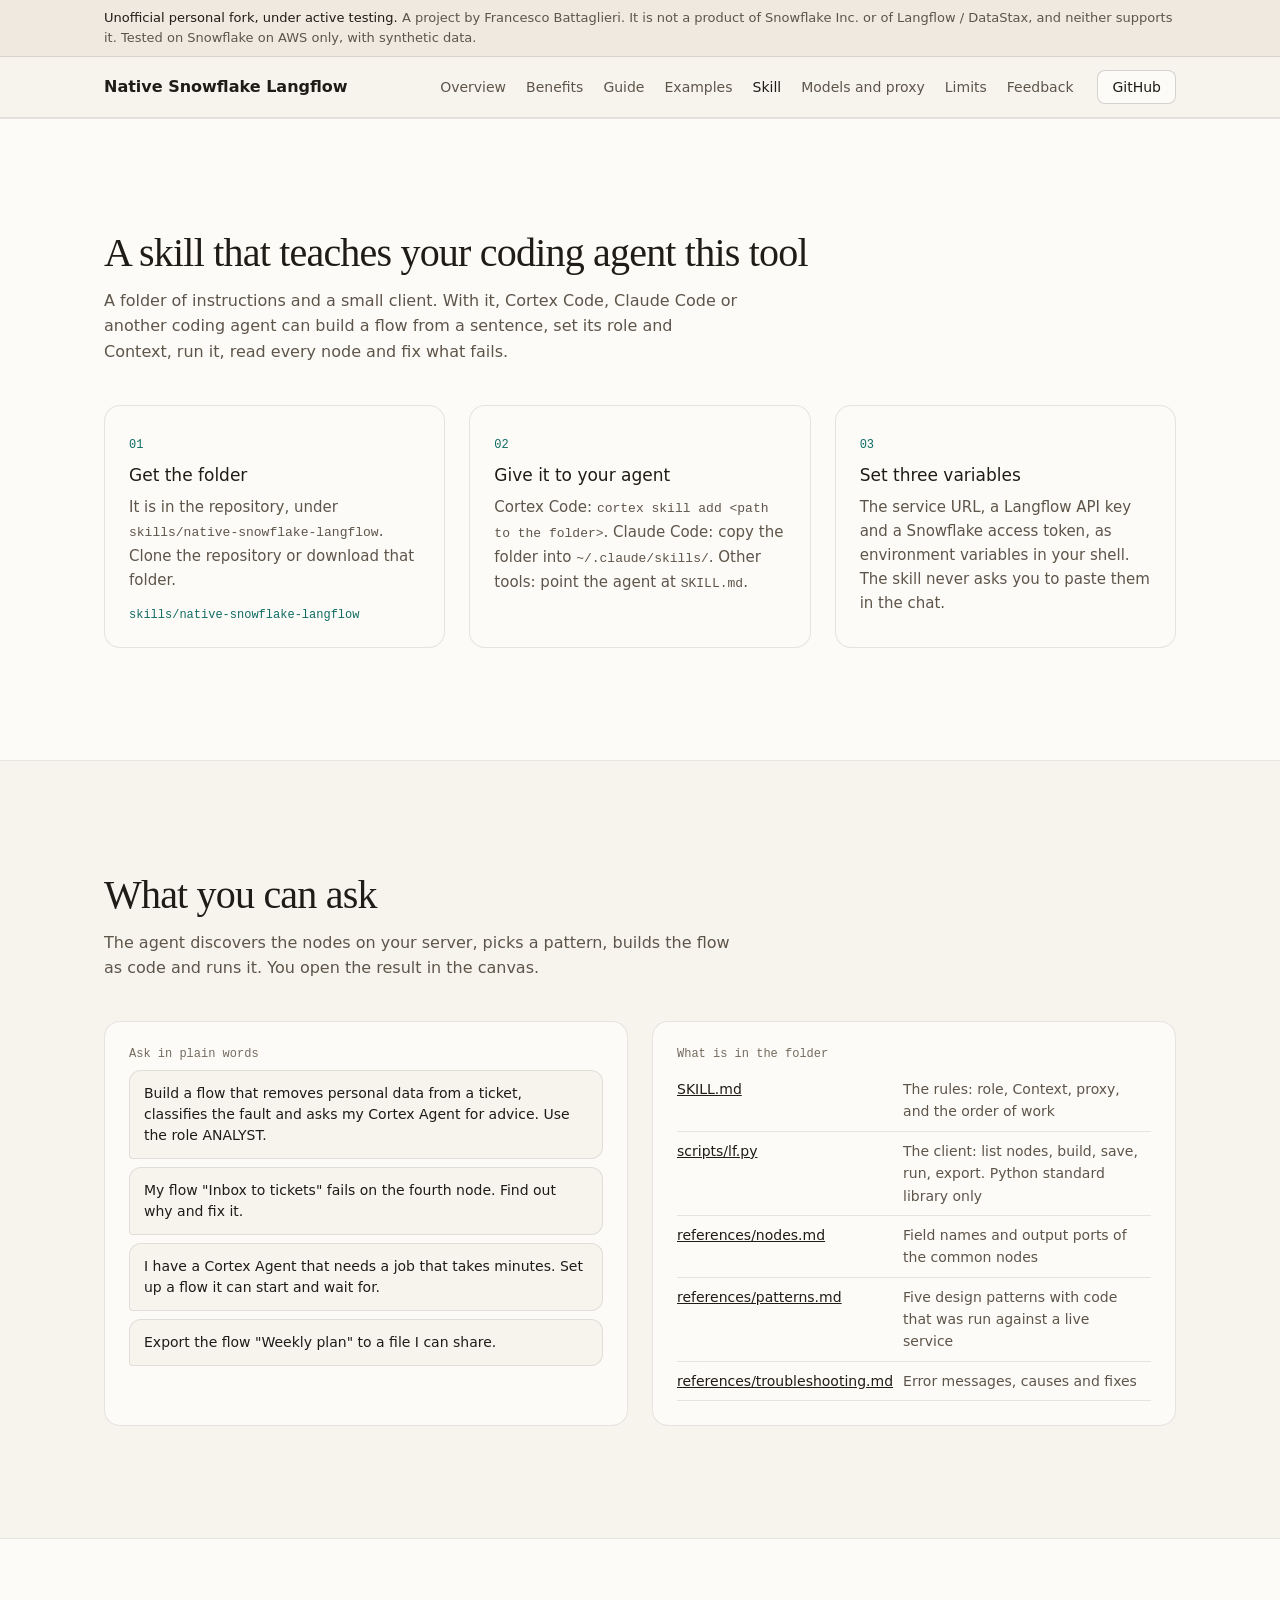
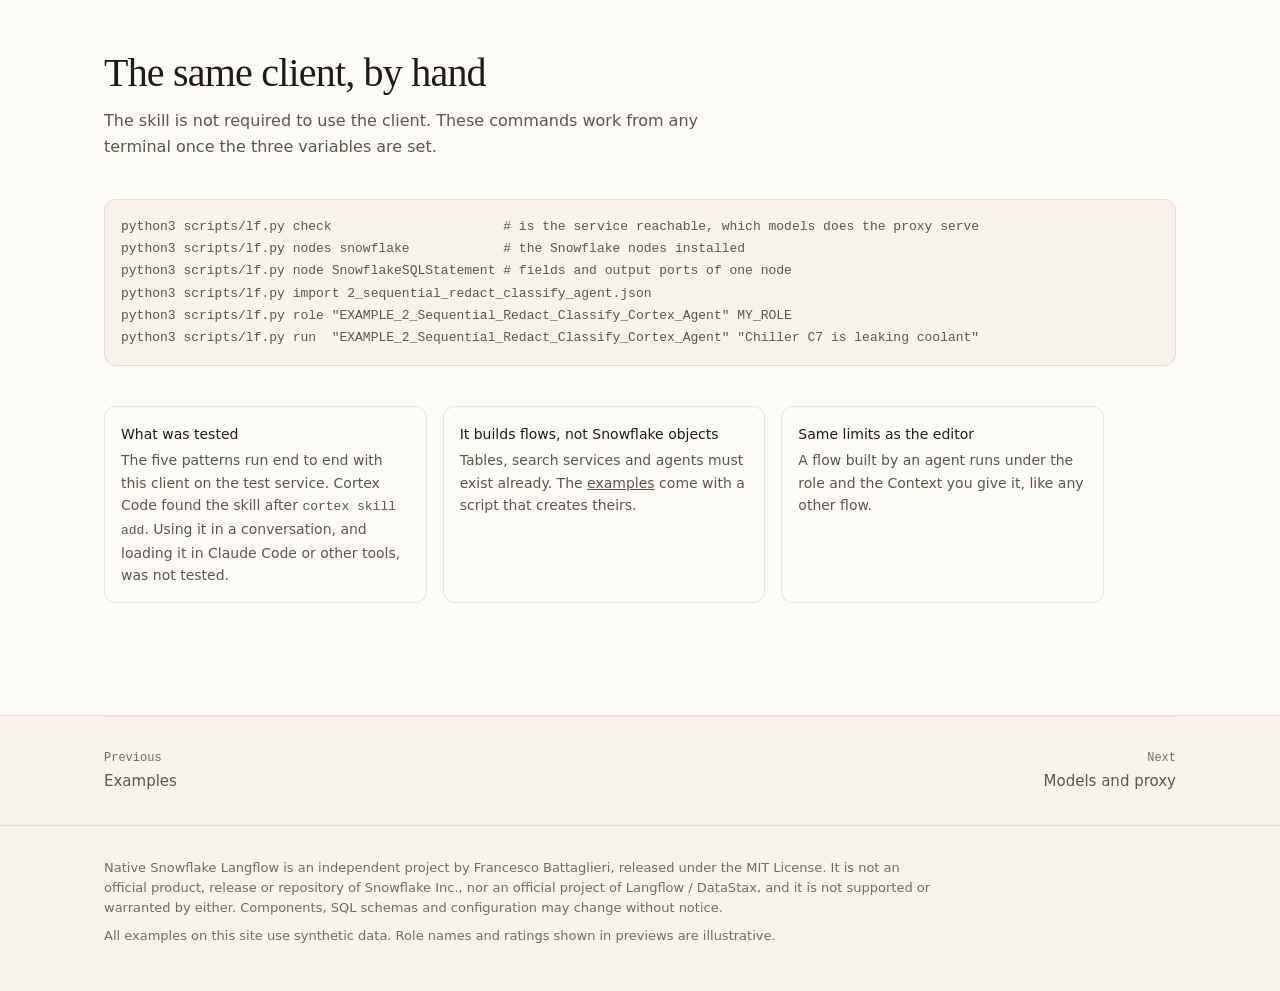
<file: docs/skill.html>
<!DOCTYPE html>
<html lang="en">
<head>
<meta charset="utf-8">
<meta name="viewport" content="width=device-width, initial-scale=1">
<meta name="snowflake-source" content="cortex-agent-authored">
<meta name="description" content="Native Snowflake Langflow: an unofficial personal fork that runs the Langflow visual editor inside Snowflake, on Snowflake data, under Snowflake roles.">
<title>Skill for coding agents · Native Snowflake Langflow</title>
<script type="application/json" id="snowflake-report-metadata">
{
  "generated": "2026-11-15",
  "intent": "Native Snowflake Langflow site: the skill that lets coding agents build and run flows",
  "dataSources": [
    {
      "type": "file",
      "path": "skills/native-snowflake-langflow/SKILL.md"
    }
  ],
  "sections": [
    {
      "id": "skill",
      "title": "skill",
      "producerNotes": "The five patterns of references/patterns.md were run against a live service on 2026-11-15 with the client of the skill. In Cortex Code the folder was added with cortex skill add and listed; a conversation using it, and Claude Code or other tools, were not tested."
    }
  ]
}
</script>
<link rel="stylesheet" href="assets/site.css">
<script src="assets/site.js" defer></script>
</head>
<body>

<div class="notice"><div class="wrap"><strong>Unofficial personal fork, under active testing.</strong> A project by Francesco Battaglieri. It is not a product of Snowflake Inc. or of Langflow / DataStax, and neither supports it. Tested on Snowflake on AWS only, with synthetic data.</div></div>

<nav>
  <div class="wrap">
    <a class="brand" href="index.html">Native Snowflake Langflow</a>
    <div class="links"><a href="index.html">Overview</a><a href="benefits.html">Benefits</a><a href="guide.html">Guide</a><a href="examples.html">Examples</a><a href="skill.html" aria-current="page">Skill</a><a href="models.html">Models and proxy</a><a href="limits.html">Limits</a><a href="feedback.html">Feedback</a></div>
    <a class="btn ghost small" href="https://github.com/fbattaglieri-snowflake/Native-Snowflake-Langflow">GitHub</a>
  </div>
</nav>

<section id="skill" class="band">
  <div class="wrap">
    <div class="head reveal">
      <h2>A skill that teaches your coding agent this tool</h2>
      <p class="sub">A folder of instructions and a small client. With it, Cortex Code, Claude Code or another coding agent can build a flow from a sentence, set its role and Context, run it, read every node and fix what fails.</p>
    </div>
    <div class="steps reveal">
      <div class="step"><span class="n">01</span><h3>Get the folder</h3><p>It is in the repository, under <code>skills/native-snowflake-langflow</code>. Clone the repository or download that folder.</p><a class="xfile" href="https://github.com/fbattaglieri-snowflake/Native-Snowflake-Langflow/tree/snowflake/main/skills/native-snowflake-langflow">skills/native-snowflake-langflow</a></div>
      <div class="step"><span class="n">02</span><h3>Give it to your agent</h3><p>Cortex Code: <code>cortex skill add &lt;path to the folder&gt;</code>. Claude Code: copy the folder into <code>~/.claude/skills/</code>. Other tools: point the agent at <code>SKILL.md</code>.</p></div>
      <div class="step"><span class="n">03</span><h3>Set three variables</h3><p>The service URL, a Langflow API key and a Snowflake access token, as environment variables in your shell. The skill never asks you to paste them in the chat.</p></div>
    </div>
  </div>
</section>

<section id="ask">
  <div class="wrap">
    <div class="head reveal">
      <h2>What you can ask</h2>
      <p class="sub">The agent discovers the nodes on your server, picks a pattern, builds the flow as code and runs it. You open the result in the canvas.</p>
    </div>
    <div class="two">
      <article class="ed reveal" style="--i:0">
        <span class="mono">Ask in plain words</span>
        <div class="chat" style="margin-top:8px">
          <div class="q">Build a flow that removes personal data from a ticket, classifies the fault and asks my Cortex Agent for advice. Use the role ANALYST.</div>
          <div class="q">My flow "Inbox to tickets" fails on the fourth node. Find out why and fix it.</div>
          <div class="q">I have a Cortex Agent that needs a job that takes minutes. Set up a flow it can start and wait for.</div>
          <div class="q">Export the flow "Weekly plan" to a file I can share.</div>
        </div>
      </article>
      <article class="ed reveal" style="--i:1">
        <span class="mono">What is in the folder</span>
        <table class="xtable" style="margin-top:8px">
          <tbody>
            <tr><td><a href="https://github.com/fbattaglieri-snowflake/Native-Snowflake-Langflow/blob/snowflake/main/skills/native-snowflake-langflow/SKILL.md">SKILL.md</a></td><td>The rules: role, Context, proxy, and the order of work</td></tr>
            <tr><td><a href="https://github.com/fbattaglieri-snowflake/Native-Snowflake-Langflow/blob/snowflake/main/skills/native-snowflake-langflow/scripts/lf.py">scripts/lf.py</a></td><td>The client: list nodes, build, save, run, export. Python standard library only</td></tr>
            <tr><td><a href="https://github.com/fbattaglieri-snowflake/Native-Snowflake-Langflow/blob/snowflake/main/skills/native-snowflake-langflow/references/nodes.md">references/nodes.md</a></td><td>Field names and output ports of the common nodes</td></tr>
            <tr><td><a href="https://github.com/fbattaglieri-snowflake/Native-Snowflake-Langflow/blob/snowflake/main/skills/native-snowflake-langflow/references/patterns.md">references/patterns.md</a></td><td>Five design patterns with code that was run against a live service</td></tr>
            <tr><td><a href="https://github.com/fbattaglieri-snowflake/Native-Snowflake-Langflow/blob/snowflake/main/skills/native-snowflake-langflow/references/troubleshooting.md">references/troubleshooting.md</a></td><td>Error messages, causes and fixes</td></tr>
          </tbody>
        </table>
      </article>
    </div>
  </div>
</section>

<section id="by-hand" class="band">
  <div class="wrap">
    <div class="head reveal">
      <h2>The same client, by hand</h2>
      <p class="sub">The skill is not required to use the client. These commands work from any terminal once the three variables are set.</p>
    </div>
    <pre class="cfg reveal">python3 scripts/lf.py check                      # is the service reachable, which models does the proxy serve
python3 scripts/lf.py nodes snowflake            # the Snowflake nodes installed
python3 scripts/lf.py node SnowflakeSQLStatement # fields and output ports of one node
python3 scripts/lf.py import 2_sequential_redact_classify_agent.json
python3 scripts/lf.py role "EXAMPLE_2_Sequential_Redact_Classify_Cortex_Agent" MY_ROLE
python3 scripts/lf.py run  "EXAMPLE_2_Sequential_Redact_Classify_Cortex_Agent" "Chiller C7 is leaking coolant"</pre>
    <div class="tips">
      <div class="tip reveal" style="--i:0"><b>What was tested</b>The five patterns run end to end with this client on the test service. Cortex Code found the skill after <code>cortex skill add</code>. Using it in a conversation, and loading it in Claude Code or other tools, was not tested.</div>
      <div class="tip reveal" style="--i:1"><b>It builds flows, not Snowflake objects</b>Tables, search services and agents must exist already. The <a href="examples.html">examples</a> come with a script that creates theirs.</div>
      <div class="tip reveal" style="--i:2"><b>Same limits as the editor</b>A flow built by an agent runs under the role and the Context you give it, like any other flow.</div>
    </div>
  </div>
</section>

<div class="wrap"><div class="pager"><a href="examples.html"><small>Previous</small>Examples</a><a href="models.html" style="text-align:right"><small>Next</small>Models and proxy</a></div></div>

<footer>
  <div class="wrap">
    <p>Native Snowflake Langflow is an independent project by Francesco Battaglieri, released under the MIT License. It is not an official product, release or repository of Snowflake Inc., nor an official project of Langflow / DataStax, and it is not supported or warranted by either. Components, SQL schemas and configuration may change without notice.</p>
    <p>All examples on this site use synthetic data. Role names and ratings shown in previews are illustrative.</p>
  </div>
</footer>
</body>
</html>
</file>
<file: docs/assets/site.css>
:root{
  color-scheme:light dark;
  --bg:light-dark(#f7f4ee,#161513);
  --card:light-dark(#fdfbf7,#1c1a18);
  --raised:light-dark(#efe9df,#262421);
  --text:light-dark(#1f1b16,#efe9de);
  --text2:light-dark(#5e554a,#aaa398);
  --muted:light-dark(#746b5f,#8f897e);
  --line:light-dark(rgba(31,27,22,.10),rgba(239,233,222,.10));
  --line2:light-dark(rgba(31,27,22,.18),rgba(239,233,222,.18));
  --accent:light-dark(#0f6b63,#63c7b9);
  --accent-soft:light-dark(rgba(15,107,99,.10),rgba(99,199,185,.13));
  --neg:light-dark(#b42318,#f0766b);
  --neg-soft:light-dark(rgba(180,35,24,.08),rgba(240,118,107,.12));
  --pos:light-dark(#15803d,#4cc38a);
  --shadow:light-dark(0 8px 24px rgba(31,27,22,.07),none);
  --ease:cubic-bezier(.22,1,.36,1);
  --sans:"Instrument Sans","DM Sans",-apple-system,BlinkMacSystemFont,"Segoe UI",system-ui,sans-serif;
  --serif:"Instrument Serif","Iowan Old Style","Palatino Linotype",Palatino,Georgia,serif;
  --mono:ui-monospace,"SF Mono",Menlo,Consolas,monospace;
}
*{box-sizing:border-box}
html{scroll-behavior:smooth}
body{margin:0;background:var(--bg);color:var(--text);font:400 16px/1.6 var(--sans);-webkit-font-smoothing:antialiased}
img,svg{max-width:100%;height:auto}
a{color:inherit}
.wrap{width:100%;max-width:1136px;margin:0 auto;padding:0 clamp(20px,4vw,32px)}
h1,h2,h3,p{margin:0}
h1,h2{font-family:var(--serif);font-weight:400;letter-spacing:-.02em}
h1{font-size:clamp(38px,4.4vw,56px);line-height:1.06}
h2{font-size:clamp(30px,3.6vw,40px);line-height:1.12}
h3{font-size:17px;line-height:24px;font-weight:500}
.lead{font-size:clamp(17px,1.6vw,19px);line-height:1.55;color:var(--text2);max-width:36rem}
.sub{color:var(--text2);max-width:40rem;margin-top:12px}
.mono{font-family:var(--mono);font-size:12px;line-height:16px;color:var(--muted);overflow-wrap:anywhere}
section{padding:clamp(64px,9vw,112px) 0}
.head{margin-bottom:40px}
:focus-visible{outline:2px solid var(--accent);outline-offset:2px;border-radius:6px}

/* notice + nav */
.notice{background:var(--raised);border-bottom:1px solid var(--line);font-size:13px;line-height:20px;color:var(--text2)}
.notice .wrap{padding-top:8px;padding-bottom:8px}
.notice strong{font-weight:500;color:var(--text)}
nav{position:sticky;top:0;z-index:10;background:var(--bg);border-bottom:1px solid var(--line)}
nav .wrap{display:flex;align-items:center;flex-wrap:wrap;gap:0 24px;min-height:60px}
.brand{font-weight:600;font-size:16px;text-decoration:none;white-space:nowrap}
.links{display:flex;gap:20px;margin-left:auto;font-size:14px}
.links a{color:var(--text2);text-decoration:none;transition:color .15s var(--ease)}
.links a:hover{color:var(--text)}
.btn{display:inline-flex;align-items:center;justify-content:center;height:44px;padding:0 20px;border-radius:10px;font:500 15px/1 var(--sans);text-decoration:none;border:1px solid transparent;cursor:pointer;transition:background-color .15s var(--ease),border-color .15s var(--ease),transform .15s var(--ease)}
.btn:active{transform:scale(.98)}
.btn.primary{background:var(--text);color:var(--bg)}
.btn.primary:hover{background:var(--text2)}
.btn.ghost{background:var(--card);border-color:var(--line2);color:var(--text)}
.btn.ghost:hover{background:var(--raised)}
.btn.small{height:34px;padding:0 14px;font-size:14px;border-radius:8px}
.links a[aria-current=page]{color:var(--text)}
@media (max-width:900px){nav .brand{line-height:60px}nav .btn{margin-left:auto}.links{order:3;width:100%;margin:0;padding:0 0 12px;overflow-x:auto;white-space:nowrap}}

/* hero */
.hero{padding:clamp(48px,7vw,88px) 0 clamp(56px,7vw,88px)}
.hero-grid{display:grid;grid-template-columns:minmax(0,1fr) minmax(0,1fr);gap:clamp(32px,4vw,56px);align-items:center}
.hero .lead{margin-top:20px}
.actions{display:flex;flex-wrap:wrap;gap:12px;margin-top:32px}
.facts{display:flex;flex-wrap:wrap;gap:8px 20px;margin-top:28px;padding:0;list-style:none}
.facts li{font-family:var(--mono);font-size:12px;color:var(--muted)}
@media (max-width:960px){.hero-grid{grid-template-columns:minmax(0,1fr)}}

/* window */
.window{background:var(--card);border:1px solid var(--line2);border-radius:16px;box-shadow:var(--shadow);overflow:hidden}
.bar{display:flex;align-items:center;gap:8px;flex-wrap:wrap;padding:10px 12px;border-bottom:1px solid var(--line);font-size:13px}
.bar .title{color:var(--text2);margin-right:auto}
.chip{display:inline-flex;align-items:center;gap:6px;height:26px;padding:0 10px;border-radius:8px;background:var(--raised);border:1px solid var(--line);font-family:var(--mono);font-size:12px;color:var(--text2);white-space:nowrap}
.chip b{font-weight:500;color:var(--text)}
.chip.role::before{content:"";width:6px;height:6px;border-radius:50%;background:var(--accent)}
.canvas{display:block;width:100%;background-image:radial-gradient(var(--line2) 1px,transparent 1px);background-size:20px 20px}
.node rect{fill:var(--card);stroke:var(--line2);stroke-width:1;transition:stroke .3s var(--ease),fill .3s var(--ease)}
.node text{font:500 13px var(--sans);fill:var(--text)}
.node .kind{font:400 11px var(--mono);fill:var(--muted)}
.node .pip{fill:var(--muted)}
.node.sf .pip{fill:var(--accent)}
.node.on rect{stroke:var(--accent);fill:var(--accent-soft)}
.node{opacity:0;transform:translateY(8px);transition:opacity .45s var(--ease),transform .45s var(--ease)}
.ready .node{opacity:1;transform:none}
.wire{fill:none;stroke:var(--line2);stroke-width:1.5;stroke-dasharray:1;stroke-dashoffset:1;transition:stroke-dashoffset .9s var(--ease) .5s,stroke .3s var(--ease)}
.ready .wire{stroke-dashoffset:0}
.wire.on{stroke:var(--accent)}
.dot{fill:var(--accent);opacity:0;transition:opacity .15s}
.trace{display:grid;grid-template-columns:1fr auto;gap:12px;align-items:end;padding:12px;border-top:1px solid var(--line)}
.trace ol{list-style:none;margin:0;padding:0;display:none;gap:4px}
.trace ol.on{display:grid}
.trace li{font-family:var(--mono);font-size:12px;line-height:18px;color:var(--muted);opacity:.35;transition:opacity .3s var(--ease),color .3s var(--ease)}
.trace li.on{opacity:1;color:var(--text2)}
.trace li span{color:var(--accent)}

/* reveal */
.reveal{opacity:0;transform:translateY(12px);transition:opacity .5s var(--ease),transform .5s var(--ease);transition-delay:calc(var(--i,0)*50ms)}
.reveal.in{opacity:1;transform:none}

/* how */
.steps{display:grid;grid-template-columns:repeat(auto-fit,minmax(260px,1fr));gap:24px}
.step{background:var(--card);border:1px solid var(--line);border-radius:16px;padding:24px}
.step .n{font-family:var(--mono);font-size:12px;color:var(--accent)}
.step h3{margin:8px 0}
.step p{color:var(--text2);font-size:15px}
.mini{margin-top:20px;background:var(--bg);border:1px solid var(--line);border-radius:10px;padding:12px;min-height:132px;display:grid;gap:4px;align-content:center}
.row{display:flex;align-items:center;gap:8px;height:28px;padding:0 8px;border-radius:6px;font-family:var(--mono);font-size:12px;color:var(--text2)}
.row.sel{background:var(--accent-soft);color:var(--text)}
.tick{width:14px;height:14px;border-radius:4px;border:1px solid var(--line2);flex:none;display:grid;place-items:center}
.tick svg{width:10px;height:10px;stroke:var(--bg);opacity:0;transition:opacity .3s var(--ease) calc(.4s + var(--j,0)*.18s)}
.tick.yes{transition:background-color .3s var(--ease) calc(.4s + var(--j,0)*.18s),border-color .3s var(--ease) calc(.4s + var(--j,0)*.18s)}
.in .tick.yes{background:var(--accent);border-color:var(--accent)}
.in .tick.yes svg{opacity:1}
.join{display:flex;align-items:center}
.join .pill{flex:none;padding:0 8px;font-size:12px}
.join i{flex:1;min-width:10px;height:1.5px;background:var(--accent);transform:scaleX(0);transform-origin:left;transition:transform .7s var(--ease) .5s}
.in .join i{transform:scaleX(1)}
.pill{display:inline-flex;align-items:center;height:30px;padding:0 10px;border-radius:8px;border:1px solid var(--line2);background:var(--card);font-size:13px;white-space:nowrap}

/* governance demo */
.gov{display:grid;grid-template-columns:minmax(0,1fr) minmax(0,1fr);gap:clamp(24px,4vw,56px);align-items:center;margin-top:64px}
@media (max-width:860px){.gov{grid-template-columns:minmax(0,1fr)}}
.seg{display:inline-flex;gap:2px;padding:3px;border-radius:10px;background:var(--raised);border:1px solid var(--line)}
.seg button{height:30px;padding:0 12px;border:0;border-radius:7px;background:none;color:var(--text2);font:400 12px var(--mono);cursor:pointer;transition:background-color .15s var(--ease),color .15s var(--ease)}
.seg button[aria-pressed=true]{background:var(--card);color:var(--text);box-shadow:0 1px 2px rgba(0,0,0,.06)}
.result{margin:12px;padding:12px;border-radius:10px;border:1px solid var(--line);background:var(--bg);font-family:var(--mono);font-size:12px;line-height:20px;color:var(--text2);transition:background-color .25s var(--ease),border-color .25s var(--ease)}
.result b{display:block;font-weight:500;color:var(--pos)}
.result.deny{background:var(--neg-soft);border-color:var(--neg)}
.result.deny b{color:var(--neg)}

/* benefits */
.grid3{display:grid;grid-template-columns:repeat(auto-fit,minmax(280px,1fr));gap:0;border-top:1px solid var(--line)}
.benefit{padding:28px 24px 28px 0;border-bottom:1px solid var(--line)}
.benefit svg{width:18px;height:18px;stroke:var(--muted);fill:none;stroke-width:1.5;stroke-linecap:round;stroke-linejoin:round}
.benefit h3{margin:12px 0 4px}
.benefit p{color:var(--text2);font-size:15px}
.band{background:var(--card);border-top:1px solid var(--line);border-bottom:1px solid var(--line)}
.tech{display:grid;grid-template-columns:repeat(auto-fit,minmax(300px,1fr));gap:32px 48px}
.tech dl{margin:0;display:grid;gap:20px}
.tech dt{font-weight:500}
.tech dd{margin:4px 0 0;color:var(--text2);font-size:15px}
.tags{display:flex;flex-wrap:wrap;gap:6px;margin-top:8px}
.tag{font-family:var(--mono);font-size:12px;line-height:22px;padding:0 8px;border-radius:6px;background:var(--raised);color:var(--text2)}
.layers{display:grid;gap:8px}
.layer{border:1px solid var(--line2);border-radius:12px;padding:16px;background:var(--bg)}
.layer .mono{display:block;margin-bottom:4px}
.layer p{font-size:14px;color:var(--text2)}
.down{justify-self:center;width:1.5px;height:20px;background:var(--line2)}

/* guide */
.guide{display:grid;gap:0;counter-reset:g;max-width:820px}
.g{display:grid;grid-template-columns:40px minmax(0,1fr);gap:16px;padding:20px 0;border-bottom:1px solid var(--line)}
.g::before{counter-increment:g;content:counter(g);width:32px;height:32px;border-radius:50%;border:1px solid var(--line2);display:grid;place-items:center;font-family:var(--mono);font-size:13px;color:var(--accent)}
.g p{color:var(--text2);font-size:15px;margin-top:4px}
.g .when{font-family:var(--mono);font-size:12px;color:var(--muted);margin-left:8px}
kbd{font-family:var(--mono);font-size:12px;padding:1px 6px;border-radius:5px;border:1px solid var(--line2);background:var(--card);color:var(--text)}
.tips{margin-top:40px;display:grid;grid-template-columns:repeat(auto-fit,minmax(240px,1fr));gap:16px;max-width:1000px}
.tip{padding:16px;border-radius:12px;background:var(--card);border:1px solid var(--line);font-size:14px;color:var(--text2)}
.tip b{display:block;font-weight:500;color:var(--text);margin-bottom:4px}

/* examples */
.tabs{display:flex;flex-wrap:wrap;gap:4px;margin-bottom:20px}
.tabs button{height:36px;padding:0 14px;border-radius:9px;border:1px solid transparent;background:none;color:var(--text2);font:400 14px var(--sans);cursor:pointer;transition:background-color .15s var(--ease),color .15s var(--ease),border-color .15s var(--ease)}
.tabs button:hover{background:var(--raised)}
.tabs button[aria-selected=true]{background:var(--card);border-color:var(--line2);color:var(--text)}
.panel{display:none;grid-template-columns:minmax(0,1fr) minmax(0,1fr);gap:clamp(24px,4vw,48px);background:var(--card);border:1px solid var(--line);border-radius:16px;padding:clamp(20px,3vw,32px)}
.panel.on{display:grid;animation:rise .4s var(--ease)}
@keyframes rise{from{opacity:0;transform:translateY(8px)}}
@media (max-width:860px){.panel{grid-template-columns:minmax(0,1fr)}}
.panel h3{font-size:20px;line-height:28px}
.panel p{color:var(--text2);font-size:15px;margin-top:8px}
.chain{display:flex;flex-wrap:wrap;align-items:center;gap:6px;margin-top:20px}
.chain i{width:16px;height:1.5px;background:var(--line2)}
.chain .pill.sf{border-color:var(--accent);color:var(--accent)}
.look{margin:20px 0 0;padding:0;list-style:none;display:grid;gap:8px;font-size:14px;color:var(--text2)}
.look li{padding-left:16px;position:relative}
.look li::before{content:"";position:absolute;left:0;top:10px;width:6px;height:1.5px;background:var(--accent)}
.chat{display:grid;gap:8px;align-content:start}
.chat .mono{margin-bottom:4px}
.q{background:var(--bg);border:1px solid var(--line);border-radius:12px 12px 12px 4px;padding:12px 14px;font-size:14px;line-height:21px}
.q small{display:block;font-family:var(--mono);font-size:11px;color:var(--muted);margin-bottom:2px}
.scores{display:grid;gap:8px;margin-top:8px}
.score{display:grid;grid-template-columns:132px 1fr 20px;gap:12px;align-items:center;font-size:13px;color:var(--text2)}
.score div{height:6px;border-radius:3px;background:var(--raised);overflow:hidden}
.score div i{display:block;height:100%;background:var(--muted);transform-origin:left;transform:scaleX(0);transition:transform .7s var(--ease) .2s}
.score.lead-s div i{background:var(--accent)}
.panel.on .score div i{transform:scaleX(var(--v))}
.score span{font-family:var(--mono);font-variant-numeric:tabular-nums;text-align:right}

/* limits */
.limits{display:grid;grid-template-columns:repeat(auto-fit,minmax(300px,1fr));gap:0 48px;max-width:1000px}
.limit{padding:16px 0;border-bottom:1px solid var(--line)}
.limit b{font-weight:500}
.limit p{color:var(--text2);font-size:14px;margin-top:2px}

/* feedback + footer */
.cta{display:grid;grid-template-columns:minmax(0,3fr) minmax(0,2fr);gap:32px;align-items:center}
@media (max-width:860px){.cta{grid-template-columns:minmax(0,1fr)}}
footer{border-top:1px solid var(--line);padding:32px 0 48px;font-size:13px;line-height:20px;color:var(--muted)}
footer p{max-width:52rem}
footer p+p{margin-top:8px}

@media (prefers-reduced-motion:reduce){
  html{scroll-behavior:auto}
  *,*::before,*::after{transition-duration:.01ms!important;transition-delay:0s!important;animation:none!important}
}

/* multi-page additions */
.cards{display:grid;grid-template-columns:repeat(auto-fit,minmax(200px,1fr));gap:16px}
.card{display:block;padding:20px;border-radius:14px;background:var(--card);border:1px solid var(--line);text-decoration:none;transition:border-color .15s var(--ease),background-color .15s var(--ease)}
.card:hover{border-color:var(--accent)}
.card b{display:block;font-weight:500}
.card span{display:block;font-size:14px;line-height:21px;color:var(--text2);margin-top:4px}
.pager{display:flex;justify-content:space-between;gap:16px;flex-wrap:wrap;padding:32px 0;border-top:1px solid var(--line)}
.pager a{text-decoration:none;font-size:15px;color:var(--text2);transition:color .15s var(--ease)}
.pager a:hover{color:var(--text)}
.pager small{display:block;font-family:var(--mono);font-size:12px;color:var(--muted)}
.need{display:inline-flex;align-items:center;gap:8px;margin-top:20px!important;font-size:13px!important;color:var(--text2)}
.need::before{content:"";width:6px;height:6px;border-radius:50%;background:var(--muted)}
.need.yes::before{background:var(--accent)}
.prereq{display:grid;grid-template-columns:repeat(auto-fit,minmax(240px,1fr));gap:16px;max-width:1000px;margin-bottom:40px}
.lane{margin-top:20px}
.lane>.mono{display:block;margin-bottom:8px}
.flowd{display:flex;align-items:stretch}
.fbox{flex:1 1 0;min-width:0;background:var(--bg);border:1px solid var(--line2);border-radius:12px;padding:16px;transition:border-color .4s var(--ease) calc(var(--k,0)*.3s + .2s),background-color .4s var(--ease) calc(var(--k,0)*.3s + .2s)}
.fbox .mono{display:block;margin-bottom:4px}
.fbox b{display:block;font-weight:500;font-size:15px;line-height:22px}
.fbox p{font-size:13px;line-height:19px;color:var(--text2);margin-top:4px}
.fline{flex:0 0 28px;align-self:center;height:1.5px;background:var(--line2);transform:scaleX(0);transform-origin:left;transition:transform .3s var(--ease) calc(var(--k,0)*.3s + .35s)}
.flowd.in .fline{transform:scaleX(1)}
.flowd.hot .fline{background:var(--accent)}
.flowd.hot.in .fbox{border-color:var(--accent);background:var(--accent-soft)}
@media (max-width:860px){.flowd{flex-direction:column}.fline{flex-basis:20px;width:1.5px;height:auto;transform:scaleY(0);transform-origin:top}.flowd.in .fline{transform:scaleY(1)}}
.route{padding:16px}
.edtext{margin:20px 0 0;font-size:15px;color:var(--text2);max-width:46rem;min-height:72px}
.two{display:grid;grid-template-columns:repeat(auto-fit,minmax(300px,1fr));gap:24px}
.ed{background:var(--card);border:1px solid var(--line);border-radius:16px;padding:24px}
.ed .mono{display:block;margin-bottom:8px}
.ed ul{margin:12px 0 20px;padding:0;list-style:none;display:grid;gap:8px;font-size:15px;color:var(--text2)}
.ed li{padding-left:16px;position:relative}
.ed li::before{content:"";position:absolute;left:0;top:11px;width:6px;height:1.5px;background:var(--accent)}
.diff{display:grid;gap:0;max-width:860px;border-top:1px solid var(--line)}
.drow{display:grid;grid-template-columns:96px minmax(0,1fr) 28px minmax(0,1fr);gap:12px;align-items:center;padding:14px 0;border-bottom:1px solid var(--line)}
.drow i{height:1.5px;background:var(--accent);transform:scaleX(0);transform-origin:left;transition:transform .4s var(--ease) calc(var(--i,0)*50ms + .3s)}
.drow.in i{transform:scaleX(1)}
code{font-family:var(--mono);font-size:13px;overflow-wrap:anywhere}
.drow code{color:var(--text2)}
.drow code.ok{color:var(--accent)}
@media (max-width:560px){.drow{grid-template-columns:minmax(0,1fr) 20px minmax(0,1fr)}.drow .mono{grid-column:1/-1}}
pre.cfg{margin:16px 0 0;padding:16px;border-radius:12px;background:var(--bg);border:1px solid var(--line);font:13px/1.7 var(--mono);color:var(--text2);overflow-x:auto}

/* hero canvas, protocols */
.scroll{overflow-x:auto}
.canvas{min-width:440px;max-width:none}
.wlabel{font:400 11px var(--mono);fill:var(--muted)}
.canvas .pip{fill:var(--muted)}
.canvas .pip.key-sf{fill:var(--accent)}
.lg-dark{display:none}
@media (prefers-color-scheme:dark){.lg-light{display:none}.lg-dark{display:inline}}
.proto{display:flex;align-items:center;gap:12px;margin-bottom:4px}
.proto img{width:28px;height:28px;flex:none}
.scene{display:none}
.scene.on{display:block}

/* Examples: starter flows drawn as small diagrams */
.xgrid{display:grid;gap:24px}
.xcard{background:var(--card);border:1px solid var(--line);border-radius:16px;padding:clamp(20px,3vw,32px)}
.band .xcard{background:var(--bg)}
.xcard h3{font-size:20px;line-height:28px;margin-top:4px}
.xcard>p{color:var(--text2);font-size:15px;margin-top:8px;max-width:46rem}
.xcols{display:grid;grid-template-columns:minmax(0,1fr) minmax(0,1fr);gap:clamp(20px,3vw,40px);margin-top:20px}
@media (max-width:860px){.xcols{grid-template-columns:minmax(0,1fr)}}
.xd{margin-top:20px;overflow-x:auto;border:1px solid var(--line);border-radius:12px;background:var(--card)}
.band .xd{background:var(--card)}
.xd svg{display:block;width:100%;min-width:640px;height:auto}
.xd rect{fill:var(--bg);stroke:var(--line2);stroke-width:1.2}
.xd rect.sf{stroke:var(--accent)}
.xd text{font:500 12px var(--sans);fill:var(--text);text-anchor:middle}
.xd text.s{font:11px var(--sans);fill:var(--muted)}
.xd text.sf{fill:var(--accent)}
.xd text.lab{font:11px var(--mono);fill:var(--muted);text-anchor:start}
.xd path{fill:none;stroke:var(--line2);stroke-width:1.5}
.xd path.tool{stroke-dasharray:3 4}
.xd path.go{stroke:var(--accent);stroke-dasharray:5 7;animation:xflow 1.4s linear infinite}
@keyframes xflow{to{stroke-dashoffset:-24}}
@media (prefers-reduced-motion:reduce){.xd path.go{animation:none}}
.xtable{width:100%;border-collapse:collapse;font-size:14px;margin-top:4px}
.xtable th{font:11px var(--mono);color:var(--muted);text-align:left;font-weight:400;padding:6px 10px 6px 0;border-bottom:1px solid var(--line2)}
.xtable td{padding:8px 10px 8px 0;border-bottom:1px solid var(--line);color:var(--text2);vertical-align:top}
.xtable td:first-child{color:var(--text)}
.xfile{display:flex;width:fit-content;margin-top:16px;font:12px var(--mono);color:var(--accent);text-decoration:none;border-bottom:1px solid transparent}
.xfile:hover{border-bottom-color:var(--accent)}
</file>
